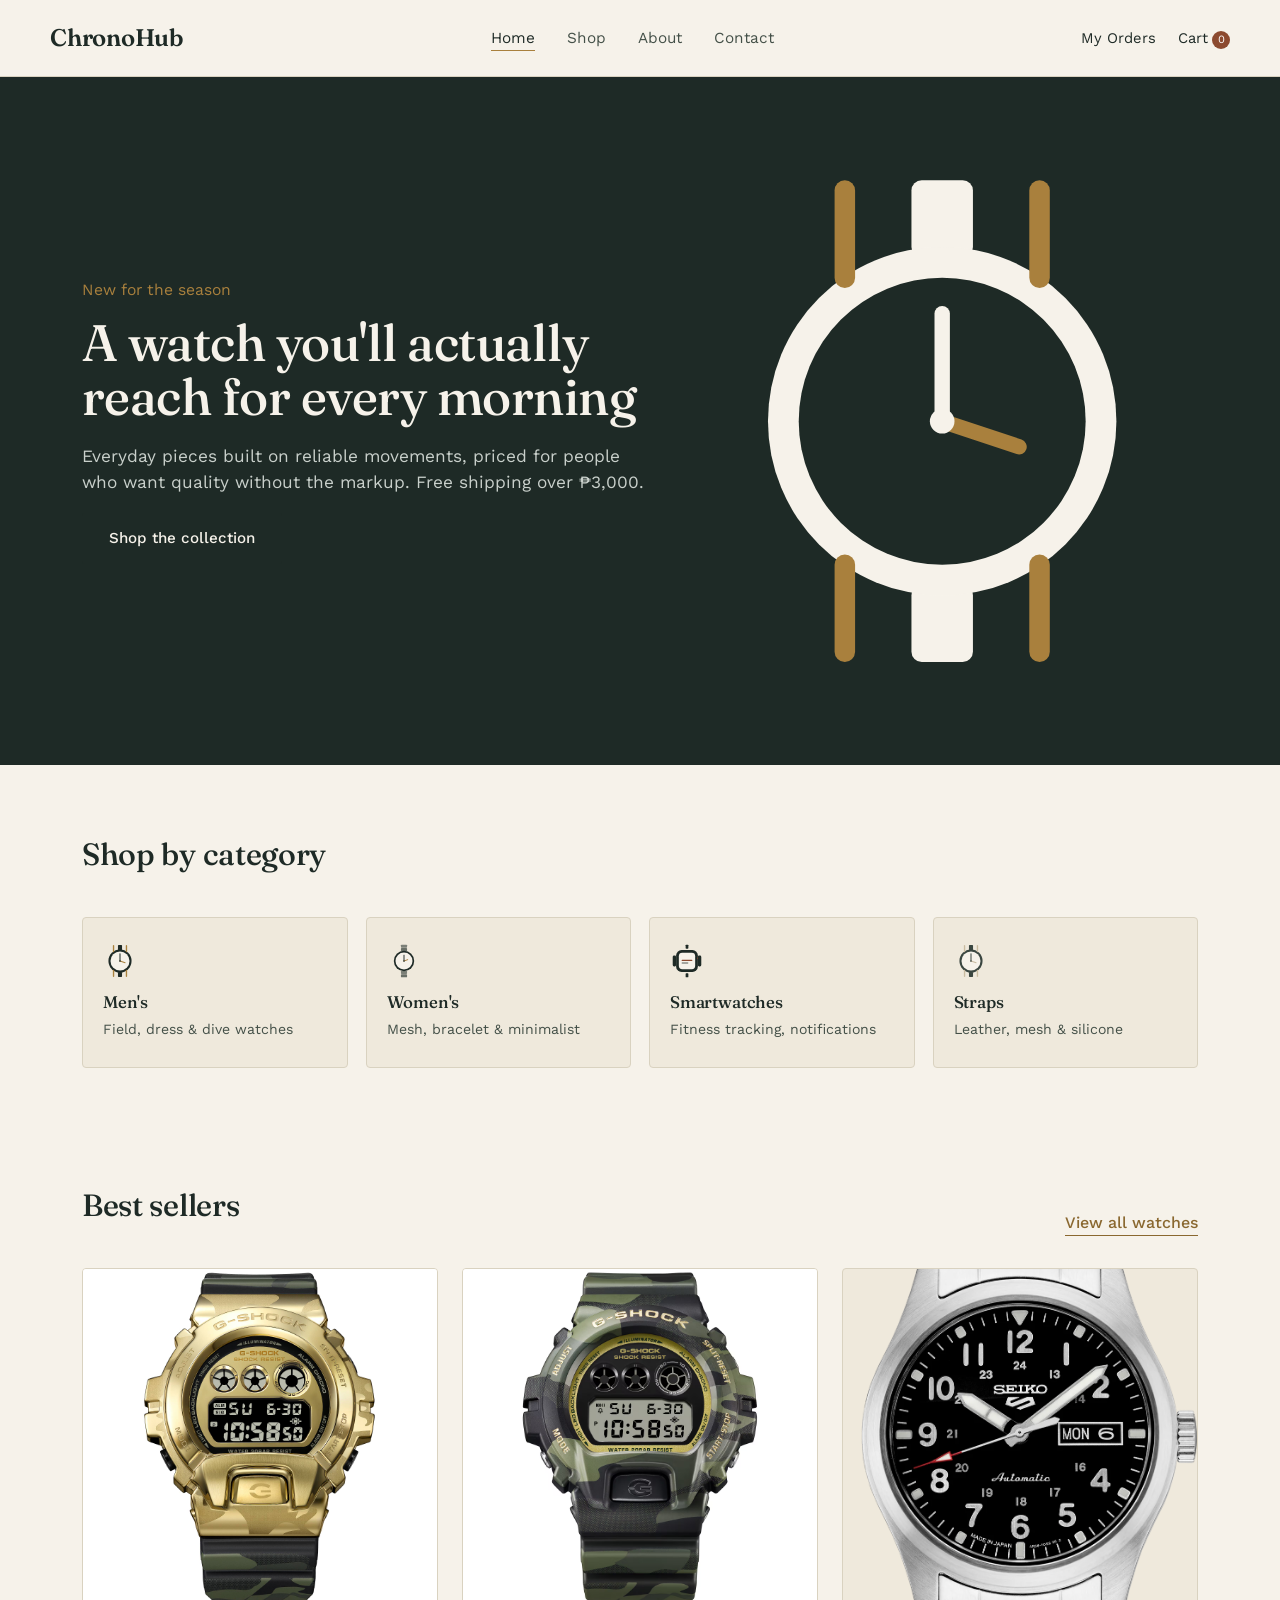
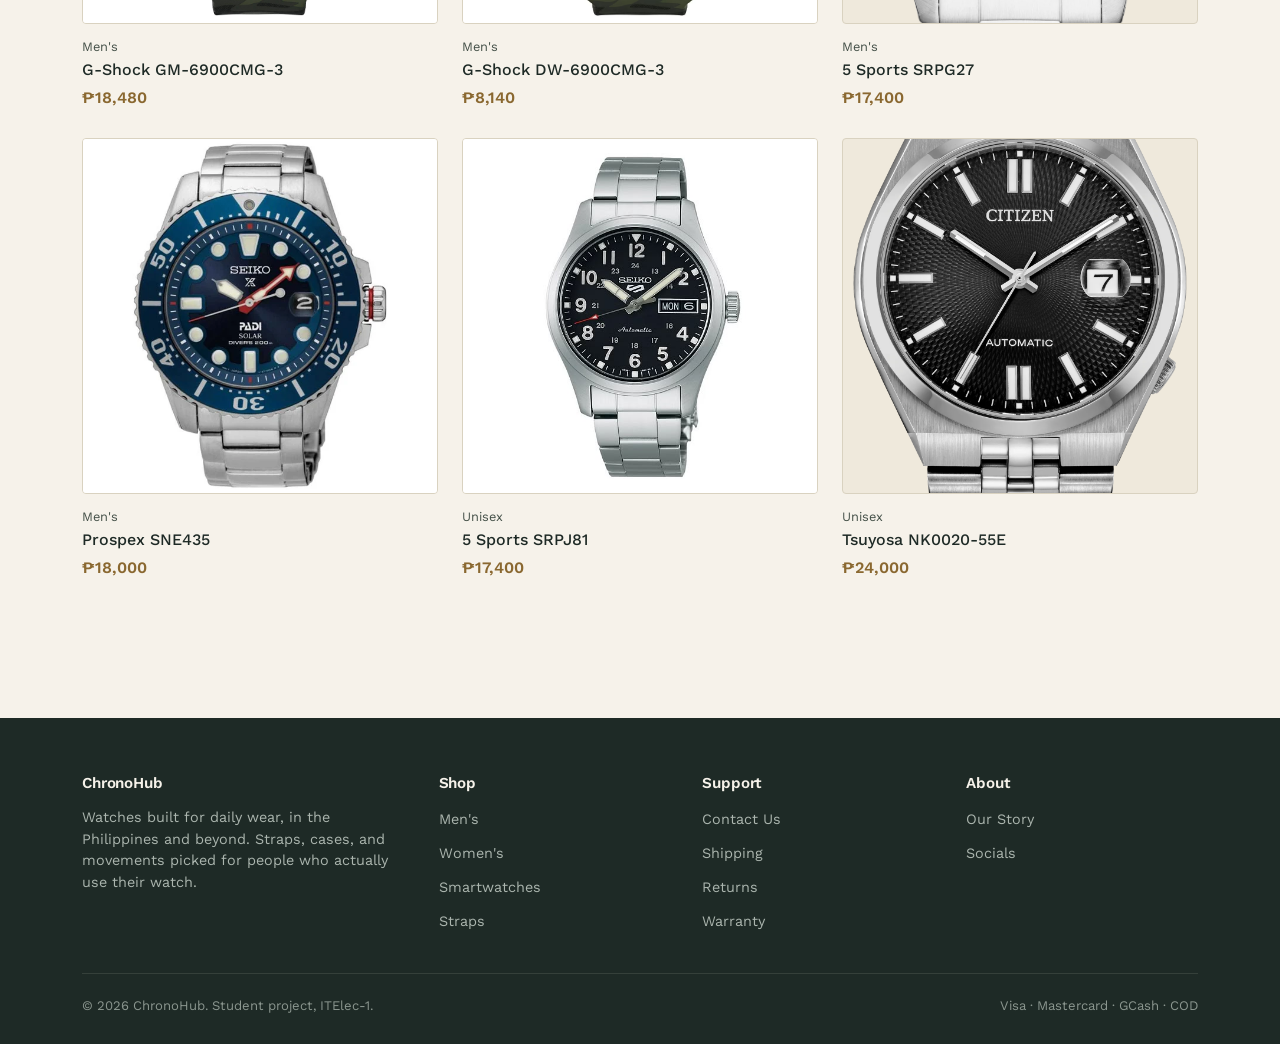
<file: index.html>
<!DOCTYPE html>
<html lang="en">
<head>
<meta charset="UTF-8">
<meta name="viewport" content="width=device-width, initial-scale=1.0">
<title>Home – ChronoHub</title>
<link rel="preconnect" href="https://fonts.googleapis.com">
<link rel="preconnect" href="https://fonts.gstatic.com" crossorigin>
<link rel="stylesheet" href="css/main.css">
</head>
<body>
<header class="site-header">
  <div class="wrap nav-row">
    <a href="index.html" class="logo">ChronoHub</a>
    <ul class="nav-links">
      <li><a class="active" href="index.html">Home</a></li>
      <li><a href="shop.html">Shop</a></li>
      <li><a href="about.html">About</a></li>
      <li><a href="contact.html">Contact</a></li>
    </ul>
    <div class="nav-icons">
      <a href="orders.html">My Orders</a>
      <a href="cart.html">Cart<span class="cart-count">0</span></a>
      <button class="hamburger" id="navToggle" aria-label="Menu" aria-expanded="false"><span></span><span></span><span></span></button>
    </div>
  </div>
</header>
<section class="hero section-tight">
  <div class="wrap hero-grid">
    <div class="hero-copy">
      <span class="hero-tag">New for the season</span>
      <h1>A watch you'll actually reach for every morning</h1>
      <p>Everyday pieces built on reliable movements, priced for people who want quality without the markup. Free shipping over ₱3,000.</p>
      <a href="shop.html" class="btn btn-primary">Shop the collection</a>
    </div>
    <div class="hero-art">
      <svg viewBox="0 0 100 100" xmlns="http://www.w3.org/2000/svg">
  <rect x="44" y="3" width="12" height="15" rx="2" fill="#F6F2EA"/>
  <rect x="44" y="82" width="12" height="15" rx="2" fill="#F6F2EA"/>
  <circle cx="50" cy="50" r="34" fill="#F6F2EA"/>
  <circle cx="50" cy="50" r="28" fill="#1E2A26"/>
  <line x1="50" y1="50" x2="50" y2="29" stroke="#F6F2EA" stroke-width="3" stroke-linecap="round"/>
  <line x1="50" y1="50" x2="65" y2="55" stroke="#A9803D" stroke-width="3" stroke-linecap="round"/>
  <circle cx="50" cy="50" r="2.4" fill="#F6F2EA"/>
  <rect x="29" y="3" width="4" height="21" rx="2" fill="#A9803D"/>
  <rect x="67" y="3" width="4" height="21" rx="2" fill="#A9803D"/>
  <rect x="29" y="76" width="4" height="21" rx="2" fill="#A9803D"/>
  <rect x="67" y="76" width="4" height="21" rx="2" fill="#A9803D"/>
</svg>
    </div>
  </div>
</section>

<section>
  <div class="wrap">
    <div class="section-head">
      <h2>Shop by category</h2>
    </div>
    <div class="cat-grid">
      <a class="cat-tile" href="shop.html?category=Men's">
        <div class="cat-icon"><svg viewBox="0 0 100 100" xmlns="http://www.w3.org/2000/svg">
  <rect x="44" y="3" width="12" height="15" rx="2" fill="#1E2A26"/>
  <rect x="44" y="82" width="12" height="15" rx="2" fill="#1E2A26"/>
  <circle cx="50" cy="50" r="34" fill="#1E2A26"/>
  <circle cx="50" cy="50" r="28" fill="#F6F2EA"/>
  <line x1="50" y1="50" x2="50" y2="29" stroke="#1E2A26" stroke-width="3" stroke-linecap="round"/>
  <line x1="50" y1="50" x2="65" y2="55" stroke="#A9803D" stroke-width="3" stroke-linecap="round"/>
  <circle cx="50" cy="50" r="2.4" fill="#1E2A26"/>
  <rect x="29" y="3" width="4" height="21" rx="2" fill="#A9803D"/>
  <rect x="67" y="3" width="4" height="21" rx="2" fill="#A9803D"/>
  <rect x="29" y="76" width="4" height="21" rx="2" fill="#A9803D"/>
  <rect x="67" y="76" width="4" height="21" rx="2" fill="#A9803D"/>
</svg></div>
        <h3>Men's</h3>
        <span>Field, dress & dive watches</span>
      </a>
      <a class="cat-tile" href="shop.html?category=Women's">
        <div class="cat-icon"><svg viewBox="0 0 100 100" xmlns="http://www.w3.org/2000/svg">
  <rect x="41" y="2" width="18" height="9" rx="2" fill="#1E2A26" opacity="0.55"/><rect x="41" y="12" width="18" height="9" rx="2" fill="#1E2A26" opacity="0.64"/>
  <rect x="41" y="79" width="18" height="9" rx="2" fill="#1E2A26" opacity="0.55"/><rect x="41" y="89" width="18" height="9" rx="2" fill="#1E2A26" opacity="0.64"/>
  <circle cx="50" cy="50" r="30" fill="#1E2A26"/>
  <circle cx="50" cy="50" r="25" fill="#F6F2EA"/>
  <line x1="50" y1="50" x2="50" y2="33" stroke="#1E2A26" stroke-width="2.8" stroke-linecap="round"/>
  <line x1="50" y1="50" x2="61" y2="46" stroke="#A9803D" stroke-width="2.8" stroke-linecap="round"/>
  <circle cx="50" cy="50" r="2.2" fill="#1E2A26"/>
</svg></div>
        <h3>Women's</h3>
        <span>Mesh, bracelet & minimalist</span>
      </a>
      <a class="cat-tile" href="shop.html?category=Smartwatch">
        <div class="cat-icon"><svg viewBox="0 0 100 100" xmlns="http://www.w3.org/2000/svg">
  <rect x="46" y="2" width="8" height="12" rx="2" fill="#1E2A26"/>
  <rect x="46" y="86" width="8" height="12" rx="2" fill="#1E2A26"/>
  <rect x="18" y="18" width="64" height="64" rx="16" fill="#1E2A26"/>
  <rect x="26" y="26" width="48" height="48" rx="10" fill="#F6F2EA"/>
  <rect x="34" y="46" width="32" height="4" rx="2" fill="#8C4A2F"/>
  <rect x="34" y="54" width="20" height="4" rx="2" fill="#1E2A26" opacity="0.5"/>
  <circle cx="83" cy="42" r="3.2" fill="#8C4A2F"/>
  <rect x="8" y="34" width="10" height="32" rx="4" fill="#1E2A26"/>
  <rect x="82" y="34" width="10" height="32" rx="4" fill="#1E2A26"/>
</svg></div>
        <h3>Smartwatches</h3>
        <span>Fitness tracking, notifications</span>
      </a>
      <a class="cat-tile" href="shop.html?category=Accessory">
        <div class="cat-icon"><svg viewBox="0 0 100 100" xmlns="http://www.w3.org/2000/svg">
  <rect x="44" y="3" width="12" height="15" rx="2" fill="#3A4640"/>
  <rect x="44" y="82" width="12" height="15" rx="2" fill="#3A4640"/>
  <circle cx="50" cy="50" r="34" fill="#3A4640"/>
  <circle cx="50" cy="50" r="28" fill="#F6F2EA"/>
  <line x1="50" y1="50" x2="50" y2="29" stroke="#3A4640" stroke-width="3" stroke-linecap="round"/>
  <line x1="50" y1="50" x2="65" y2="55" stroke="#C9BBA0" stroke-width="3" stroke-linecap="round"/>
  <circle cx="50" cy="50" r="2.4" fill="#3A4640"/>
  <rect x="29" y="3" width="4" height="21" rx="2" fill="#C9BBA0"/>
  <rect x="67" y="3" width="4" height="21" rx="2" fill="#C9BBA0"/>
  <rect x="29" y="76" width="4" height="21" rx="2" fill="#C9BBA0"/>
  <rect x="67" y="76" width="4" height="21" rx="2" fill="#C9BBA0"/>
</svg></div>
        <h3>Straps</h3>
        <span>Leather, mesh & silicone</span>
      </a>
    </div>
  </div>
</section>

<section class="section-tight">
  <div class="wrap">
    <div class="section-head">
      <h2>Best sellers</h2>
      <a href="shop.html" class="btn-text">View all watches</a>
    </div>
    <div id="best-sellers-grid" class="product-grid"></div>
  </div>
</section>
<footer class="site-footer">
  <div class="wrap">
    <div class="footer-grid">
      <div>
        <h3>ChronoHub</h3>
        <p>Watches built for daily wear, in the Philippines and beyond. Straps, cases, and movements picked for people who actually use their watch.</p>
      </div>
      <div>
        <h3>Shop</h3>
        <ul class="footer-links">
          <li><a href="shop.html?category=Men's">Men's</a></li>
          <li><a href="shop.html?category=Women's">Women's</a></li>
          <li><a href="shop.html?category=Smartwatch">Smartwatches</a></li>
          <li><a href="shop.html?category=Accessory">Straps</a></li>
        </ul>
      </div>
      <div>
        <h3>Support</h3>
        <ul class="footer-links">
          <li><a href="contact.html">Contact Us</a></li>
          <li><a href="#">Shipping</a></li>
          <li><a href="#">Returns</a></li>
          <li><a href="#">Warranty</a></li>
        </ul>
      </div>
      <div>
        <h3>About</h3>
        <ul class="footer-links">
          <li><a href="about.html">Our Story</a></li>
          <li><a href="#">Socials</a></li>
        </ul>
      </div>
    </div>
    <div class="footer-bottom">
      <span>© 2026 ChronoHub. Student project, ITElec-1.</span>
      <span>Visa · Mastercard · GCash · COD</span>
    </div>
  </div>
</footer>
<script src="js/products.js"></script>
<script src="js/cart.js"></script>
<script src="js/orders.js"></script>
<script src="js/render.js"></script>
<script src="js/main.js"></script>
</body>
</html>
</file>
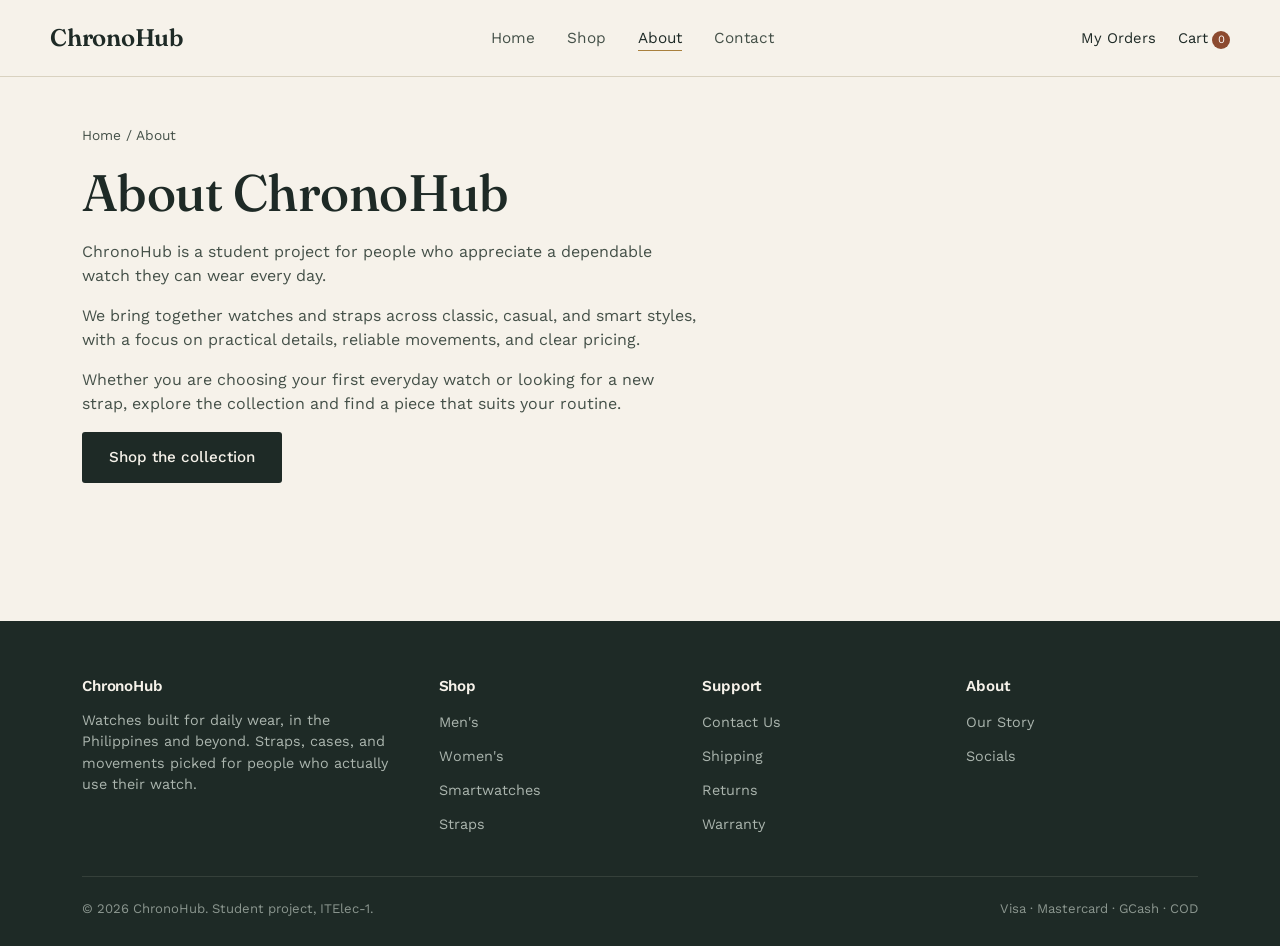
<file: about.html>
<!DOCTYPE html>
<html lang="en">
<head>
<meta charset="UTF-8">
<meta name="viewport" content="width=device-width, initial-scale=1.0">
<title>About – ChronoHub</title>
<link rel="preconnect" href="https://fonts.googleapis.com">
<link rel="preconnect" href="https://fonts.gstatic.com" crossorigin>
<link rel="stylesheet" href="css/main.css">
</head>
<body>
<header class="site-header">
  <div class="wrap nav-row">
    <a href="index.html" class="logo">ChronoHub</a>
    <ul class="nav-links">
      <li><a href="index.html">Home</a></li>
      <li><a href="shop.html">Shop</a></li>
      <li><a class="active" href="about.html">About</a></li>
      <li><a href="contact.html">Contact</a></li>
    </ul>
    <div class="nav-icons">
      <a href="orders.html">My Orders</a>
      <a href="cart.html">Cart<span class="cart-count">0</span></a>
      <button class="hamburger" id="navToggle" aria-label="Menu" aria-expanded="false"><span></span><span></span><span></span></button>
    </div>
  </div>
</header>
<section class="section-tight">
  <div class="wrap">
    <div class="breadcrumb"><a href="index.html">Home</a> / About</div>
    <h1>About ChronoHub</h1>
    <p>ChronoHub is a student project for people who appreciate a dependable watch they can wear every day.</p>
    <p>We bring together watches and straps across classic, casual, and smart styles, with a focus on practical details, reliable movements, and clear pricing.</p>
    <p>Whether you are choosing your first everyday watch or looking for a new strap, explore the collection and find a piece that suits your routine.</p>
    <a href="shop.html" class="btn btn-primary">Shop the collection</a>
  </div>
</section>
<footer class="site-footer">
  <div class="wrap">
    <div class="footer-grid">
      <div><h3>ChronoHub</h3><p>Watches built for daily wear, in the Philippines and beyond. Straps, cases, and movements picked for people who actually use their watch.</p></div>
      <div><h3>Shop</h3><ul class="footer-links"><li><a href="shop.html?category=Men's">Men's</a></li><li><a href="shop.html?category=Women's">Women's</a></li><li><a href="shop.html?category=Smartwatch">Smartwatches</a></li><li><a href="shop.html?category=Accessory">Straps</a></li></ul></div>
      <div><h3>Support</h3><ul class="footer-links"><li><a href="contact.html">Contact Us</a></li><li><a href="#">Shipping</a></li><li><a href="#">Returns</a></li><li><a href="#">Warranty</a></li></ul></div>
      <div><h3>About</h3><ul class="footer-links"><li><a href="about.html">Our Story</a></li><li><a href="#">Socials</a></li></ul></div>
    </div>
    <div class="footer-bottom"><span>© 2026 ChronoHub. Student project, ITElec-1.</span><span>Visa · Mastercard · GCash · COD</span></div>
  </div>
</footer>
<script src="js/main.js"></script>
</body>
</html>
</file>
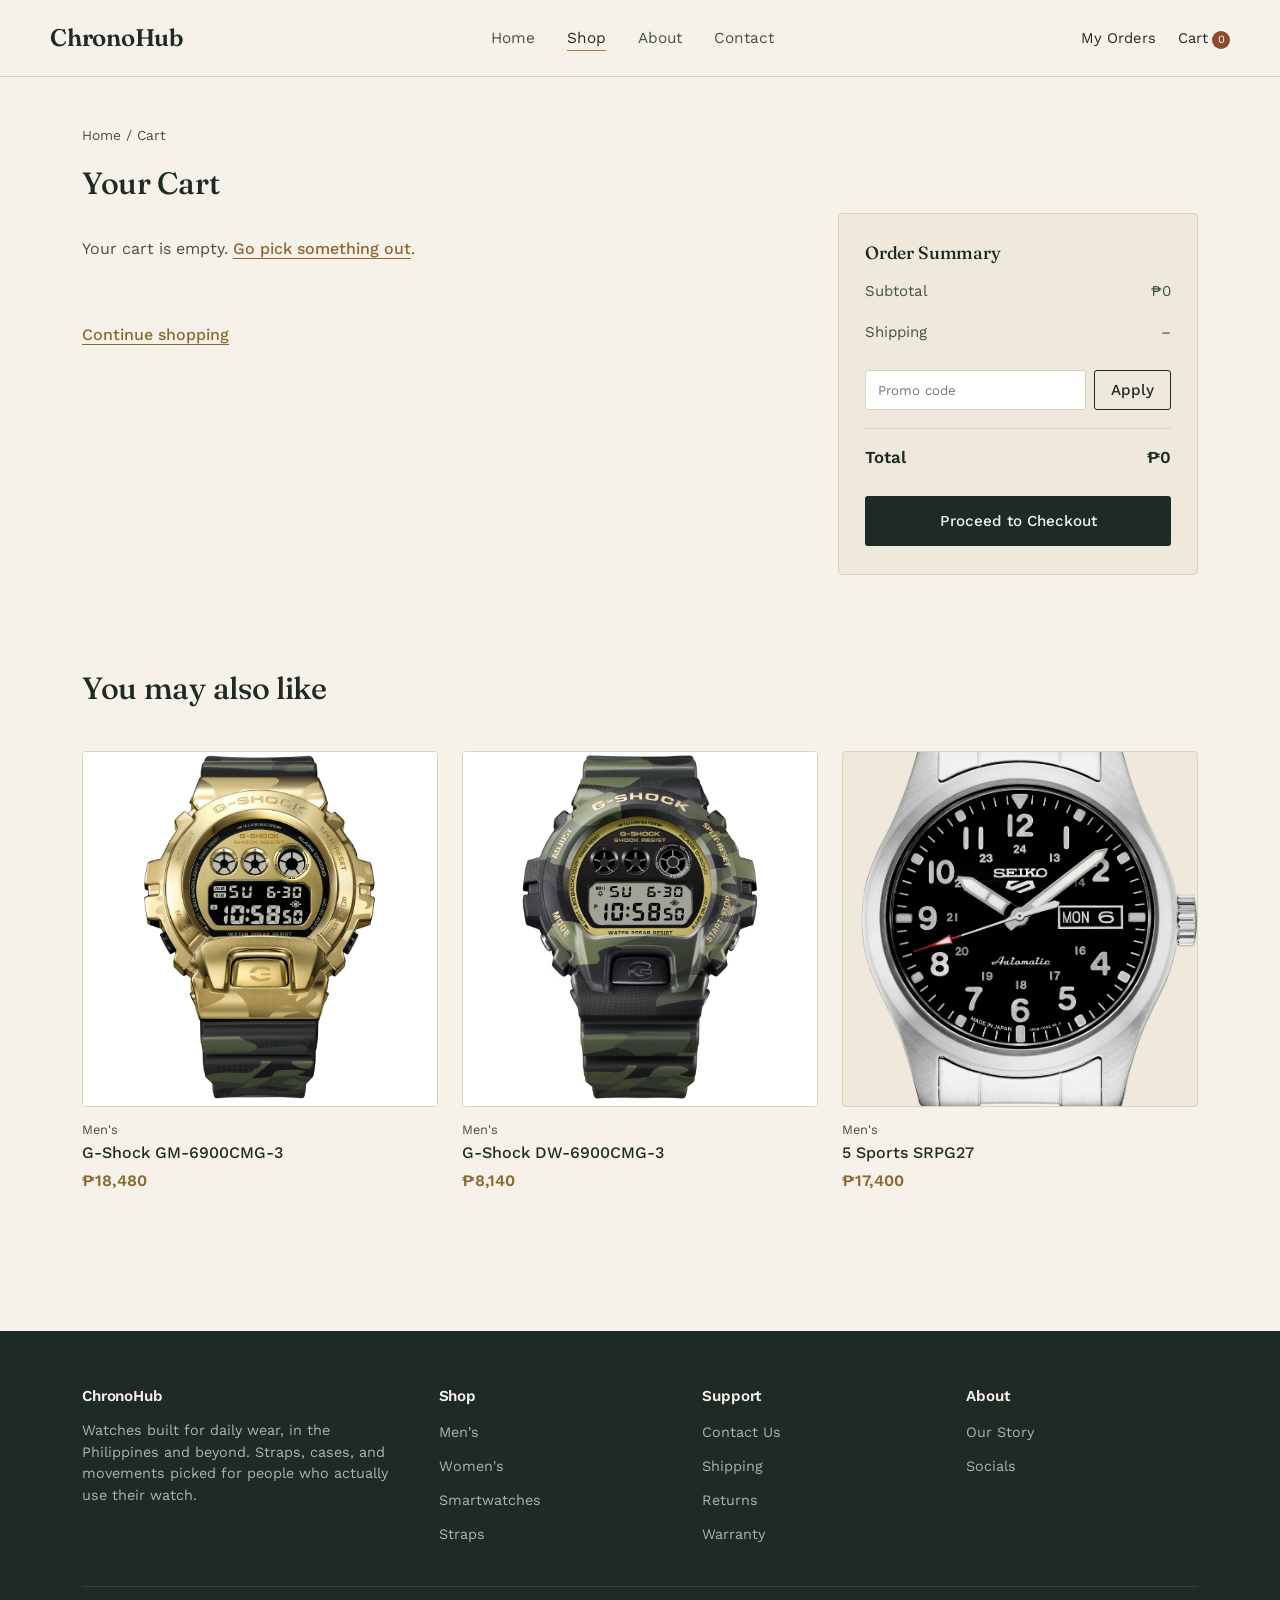
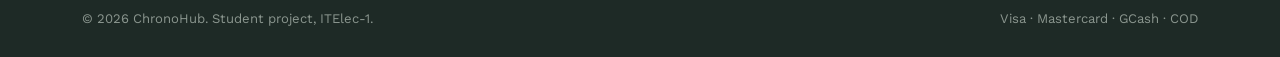
<file: cart.html>
<!DOCTYPE html>
<html lang="en">
<head>
<meta charset="UTF-8">
<meta name="viewport" content="width=device-width, initial-scale=1.0">
<title>Your Cart – ChronoHub</title>
<link rel="preconnect" href="https://fonts.googleapis.com">
<link rel="preconnect" href="https://fonts.gstatic.com" crossorigin>
<link rel="stylesheet" href="css/main.css">
</head>
<body>
<header class="site-header">
  <div class="wrap nav-row">
    <a href="index.html" class="logo">ChronoHub</a>
    <ul class="nav-links">
      <li><a href="index.html">Home</a></li>
      <li><a class="active" href="shop.html">Shop</a></li>
      <li><a href="about.html">About</a></li>
      <li><a href="contact.html">Contact</a></li>
    </ul>
    <div class="nav-icons">
      <a href="orders.html">My Orders</a>
      <a href="cart.html">Cart<span class="cart-count">0</span></a>
      <button class="hamburger" id="navToggle" aria-label="Menu" aria-expanded="false"><span></span><span></span><span></span></button>
    </div>
  </div>
</header>
<section class="section-tight">
  <div class="wrap">
    <div class="breadcrumb"><a href="index.html">Home</a> / Cart</div>
    <h2>Your Cart</h2>

    <div class="cart-layout">
      <div>
        <div id="cart-lines"></div>
        <p id="cart-empty" style="display:none;color:var(--ink-soft);padding:24px 0;">Your cart is empty. <a href="shop.html" class="btn-text">Go pick something out</a>.</p>
        <div style="padding-top:22px;">
          <a href="shop.html" class="btn-text">Continue shopping</a>
        </div>
      </div>

      <div class="summary-card">
        <h3 style="font-size:1.1rem;">Order Summary</h3>
        <div class="summary-row"><span>Subtotal</span><span id="cart-subtotal"></span></div>
        <div class="summary-row discount-row" id="cart-discount-row" style="display:none;"><span>Discount</span><span id="cart-discount"></span></div>
        <div class="summary-row"><span>Shipping</span><span id="cart-shipping"></span></div>
        <div class="promo-row">
          <input type="text" id="promo-input" placeholder="Promo code">
          <button type="button" id="promo-apply" class="btn btn-outline" style="padding:10px 16px;">Apply</button>
        </div>
        <div id="promo-msg" class="promo-msg"></div>
        <div class="summary-row total"><span>Total</span><span id="cart-total"></span></div>
        <a href="checkout.html" id="cart-checkout-link" class="btn btn-primary btn-block" style="margin-top:16px;">Proceed to Checkout</a>
      </div>
    </div>
  </div>
</section>

<section class="section-tight">
  <div class="wrap">
    <div class="section-head"><h2>You may also like</h2></div>
    <div id="cart-suggestions" class="product-grid"></div>
  </div>
</section>
<footer class="site-footer">
  <div class="wrap">
    <div class="footer-grid">
      <div>
        <h3>ChronoHub</h3>
        <p>Watches built for daily wear, in the Philippines and beyond. Straps, cases, and movements picked for people who actually use their watch.</p>
      </div>
      <div>
        <h3>Shop</h3>
        <ul class="footer-links">
          <li><a href="shop.html?category=Men's">Men's</a></li>
          <li><a href="shop.html?category=Women's">Women's</a></li>
          <li><a href="shop.html?category=Smartwatch">Smartwatches</a></li>
          <li><a href="shop.html?category=Accessory">Straps</a></li>
        </ul>
      </div>
      <div>
        <h3>Support</h3>
        <ul class="footer-links">
          <li><a href="contact.html">Contact Us</a></li>
          <li><a href="#">Shipping</a></li>
          <li><a href="#">Returns</a></li>
          <li><a href="#">Warranty</a></li>
        </ul>
      </div>
      <div>
        <h3>About</h3>
        <ul class="footer-links">
          <li><a href="about.html">Our Story</a></li>
          <li><a href="#">Socials</a></li>
        </ul>
      </div>
    </div>
    <div class="footer-bottom">
      <span>© 2026 ChronoHub. Student project, ITElec-1.</span>
      <span>Visa · Mastercard · GCash · COD</span>
    </div>
  </div>
</footer>
<script src="js/products.js"></script>
<script src="js/cart.js"></script>
<script src="js/orders.js"></script>
<script src="js/render.js"></script>
<script src="js/main.js"></script>
</body>
</html>
</file>
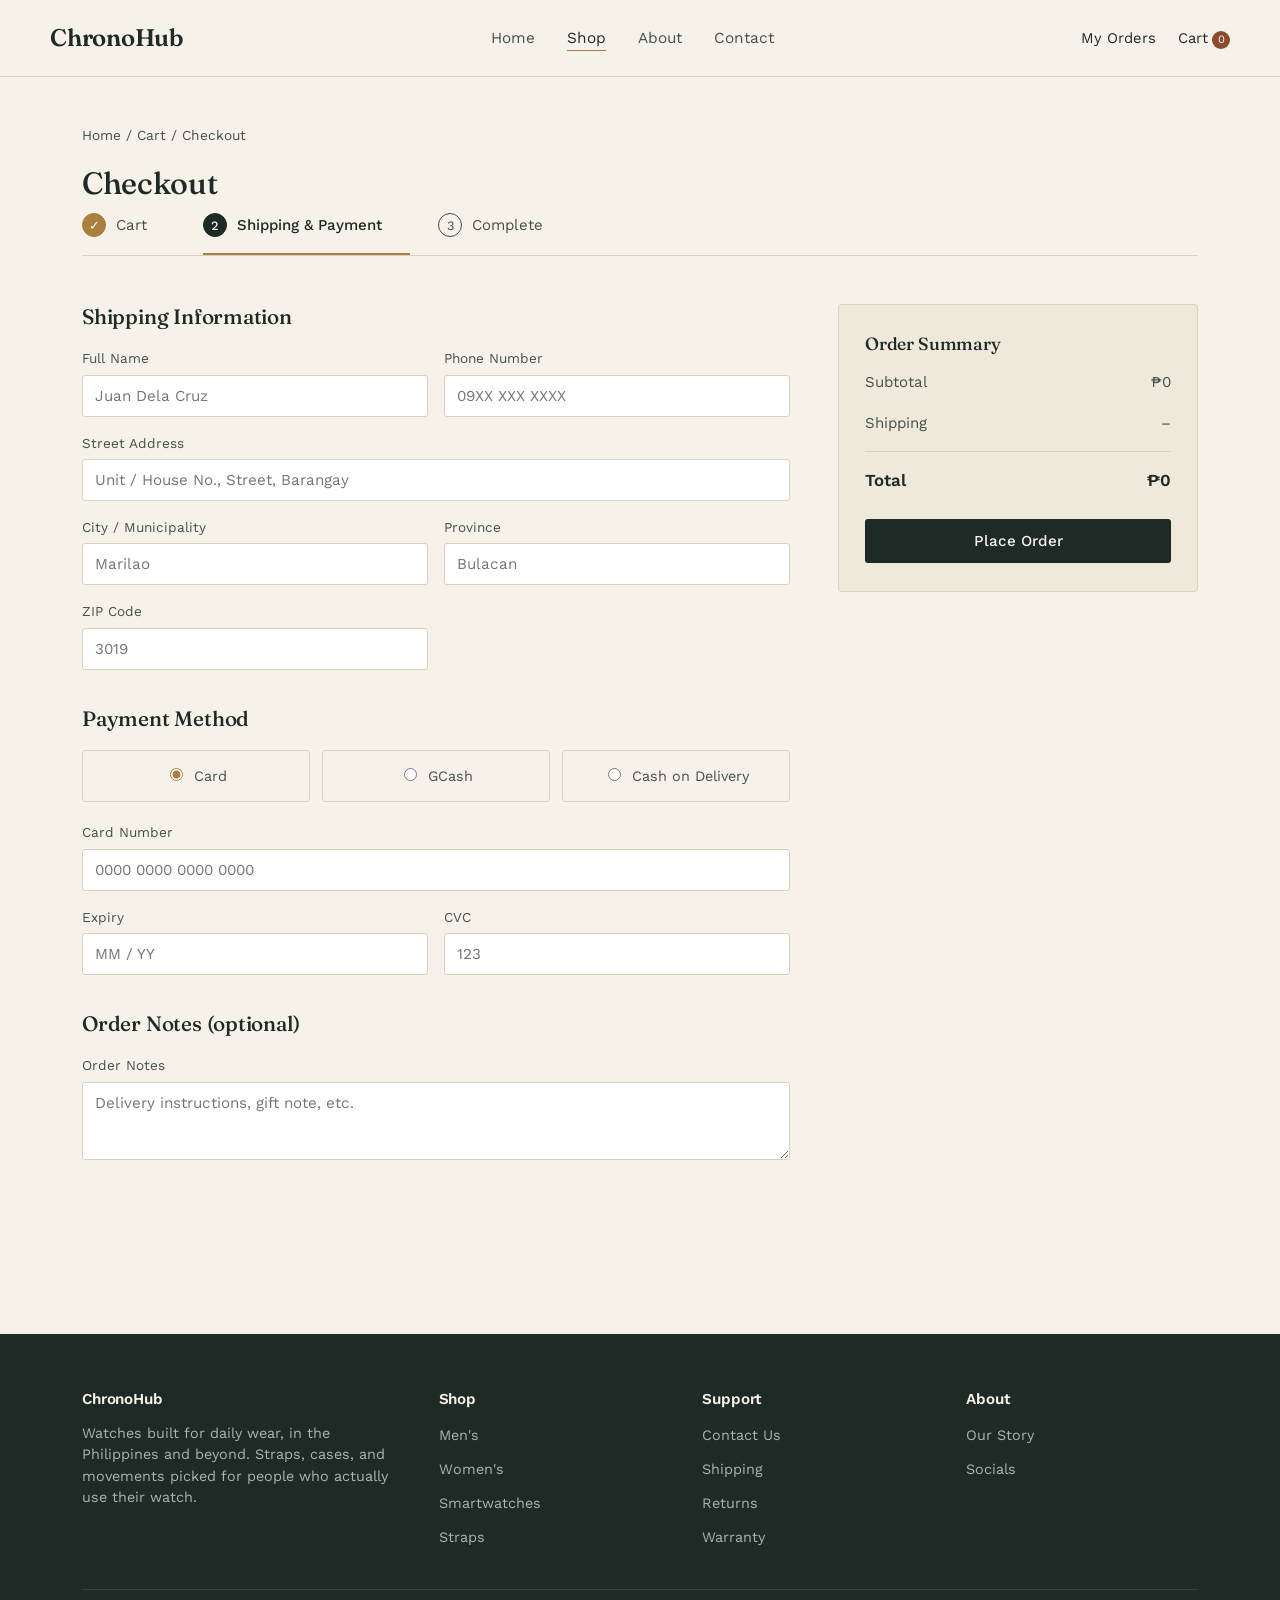
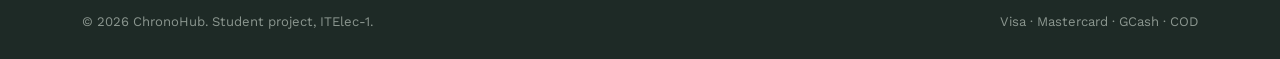
<file: checkout.html>
<!DOCTYPE html>
<html lang="en">
<head>
<meta charset="UTF-8">
<meta name="viewport" content="width=device-width, initial-scale=1.0">
<title>Checkout – ChronoHub</title>
<link rel="preconnect" href="https://fonts.googleapis.com">
<link rel="preconnect" href="https://fonts.gstatic.com" crossorigin>
<link rel="stylesheet" href="css/main.css">
</head>
<body>
<header class="site-header">
  <div class="wrap nav-row">
    <a href="index.html" class="logo">ChronoHub</a>
    <ul class="nav-links">
      <li><a href="index.html">Home</a></li>
      <li><a class="active" href="shop.html">Shop</a></li>
      <li><a href="about.html">About</a></li>
      <li><a href="contact.html">Contact</a></li>
    </ul>
    <div class="nav-icons">
      <a href="orders.html">My Orders</a>
      <a href="cart.html">Cart<span class="cart-count">0</span></a>
      <button class="hamburger" id="navToggle" aria-label="Menu" aria-expanded="false"><span></span><span></span><span></span></button>
    </div>
  </div>
</header>
<section class="section-tight">
  <div class="wrap">
    <div class="breadcrumb"><a href="index.html">Home</a> / <a href="cart.html">Cart</a> / Checkout</div>
    <h2>Checkout</h2>

    <div class="steps-row">
      <div class="step done"><span class="num">✓</span> Cart</div>
      <div class="step active"><span class="num">2</span> Shipping & Payment</div>
      <div class="step"><span class="num">3</span> Complete</div>
    </div>

    <div class="checkout-layout">
      <div>
        <div class="form-block">
          <h3>Shipping Information</h3>
          <div class="field-row">
            <div class="field"><label for="checkout-name">Full Name</label><input type="text" id="checkout-name" placeholder="Juan Dela Cruz"><span class="field-error">This field is required.</span></div>
            <div class="field"><label for="checkout-phone">Phone Number</label><input type="text" id="checkout-phone" placeholder="09XX XXX XXXX"><span class="field-error">This field is required.</span></div>
          </div>
          <div class="field-row">
            <div class="field full"><label for="checkout-address">Street Address</label><input type="text" id="checkout-address" placeholder="Unit / House No., Street, Barangay"><span class="field-error">This field is required.</span></div>
          </div>
          <div class="field-row">
            <div class="field"><label for="checkout-city">City / Municipality</label><input type="text" id="checkout-city" placeholder="Marilao"><span class="field-error">This field is required.</span></div>
            <div class="field"><label for="checkout-province">Province</label><input type="text" id="checkout-province" placeholder="Bulacan"><span class="field-error">This field is required.</span></div>
          </div>
          <div class="field-row">
            <div class="field"><label for="checkout-zip">ZIP Code</label><input type="text" id="checkout-zip" placeholder="3019"><span class="field-error">This field is required.</span></div>
          </div>
        </div>

        <div class="form-block">
          <h3>Payment Method</h3>
          <div class="pay-method">
            <label><input type="radio" name="pay" value="Card" checked> Card</label>
            <label><input type="radio" name="pay" value="GCash"> GCash</label>
            <label><input type="radio" name="pay" value="Cash on Delivery"> Cash on Delivery</label>
          </div>
          <div id="card-fields">
          <div class="field-row">
            <div class="field full"><label for="checkout-card-number">Card Number</label><input type="text" id="checkout-card-number" placeholder="0000 0000 0000 0000"><span class="field-error">This field is required.</span></div>
          </div>
          <div class="field-row">
            <div class="field"><label for="checkout-card-expiry">Expiry</label><input type="text" id="checkout-card-expiry" placeholder="MM / YY"><span class="field-error">This field is required.</span></div>
            <div class="field"><label for="checkout-card-cvc">CVC</label><input type="text" id="checkout-card-cvc" placeholder="123"><span class="field-error">This field is required.</span></div>
          </div>
          </div>
          <div id="gcash-fields" style="display:none;">
            <div class="field-row">
              <div class="field full"><label for="checkout-gcash-number">GCash Mobile Number</label><input type="text" id="checkout-gcash-number" placeholder="09XX XXX XXXX"><span class="field-error">This field is required.</span></div>
            </div>
          </div>
        </div>

        <div class="form-block">
          <h3>Order Notes (optional)</h3>
          <div class="field-row">
            <div class="field full"><label for="checkout-notes">Order Notes</label><textarea id="checkout-notes" rows="3" placeholder="Delivery instructions, gift note, etc."></textarea></div>
          </div>
        </div>
      </div>

      <div class="summary-card">
        <h3 style="font-size:1.1rem;">Order Summary</h3>
        <div id="checkout-lines"></div>
        <div class="summary-row"><span>Subtotal</span><span id="checkout-subtotal"></span></div>
        <div class="summary-row discount-row" id="checkout-discount-row" style="display:none;"><span>Discount</span><span id="checkout-discount"></span></div>
        <div class="summary-row"><span>Shipping</span><span id="checkout-shipping"></span></div>
        <div class="summary-row total"><span>Total</span><span id="checkout-total"></span></div>
        <button type="button" id="place-order-btn" class="btn btn-primary btn-block" style="margin-top:16px; border:none;">Place Order</button>
      </div>
    </div>
  </div>
</section>
<footer class="site-footer">
  <div class="wrap">
    <div class="footer-grid">
      <div>
        <h3>ChronoHub</h3>
        <p>Watches built for daily wear, in the Philippines and beyond. Straps, cases, and movements picked for people who actually use their watch.</p>
      </div>
      <div>
        <h3>Shop</h3>
        <ul class="footer-links">
          <li><a href="shop.html?category=Men's">Men's</a></li>
          <li><a href="shop.html?category=Women's">Women's</a></li>
          <li><a href="shop.html?category=Smartwatch">Smartwatches</a></li>
          <li><a href="shop.html?category=Accessory">Straps</a></li>
        </ul>
      </div>
      <div>
        <h3>Support</h3>
        <ul class="footer-links">
          <li><a href="contact.html">Contact Us</a></li>
          <li><a href="#">Shipping</a></li>
          <li><a href="#">Returns</a></li>
          <li><a href="#">Warranty</a></li>
        </ul>
      </div>
      <div>
        <h3>About</h3>
        <ul class="footer-links">
          <li><a href="about.html">Our Story</a></li>
          <li><a href="#">Socials</a></li>
        </ul>
      </div>
    </div>
    <div class="footer-bottom">
      <span>© 2026 ChronoHub. Student project, ITElec-1.</span>
      <span>Visa · Mastercard · GCash · COD</span>
    </div>
  </div>
</footer>
<script src="js/products.js"></script>
<script src="js/cart.js"></script>
<script src="js/orders.js"></script>
<script src="js/render.js"></script>
<script src="js/main.js"></script>
</body>
</html>
</file>
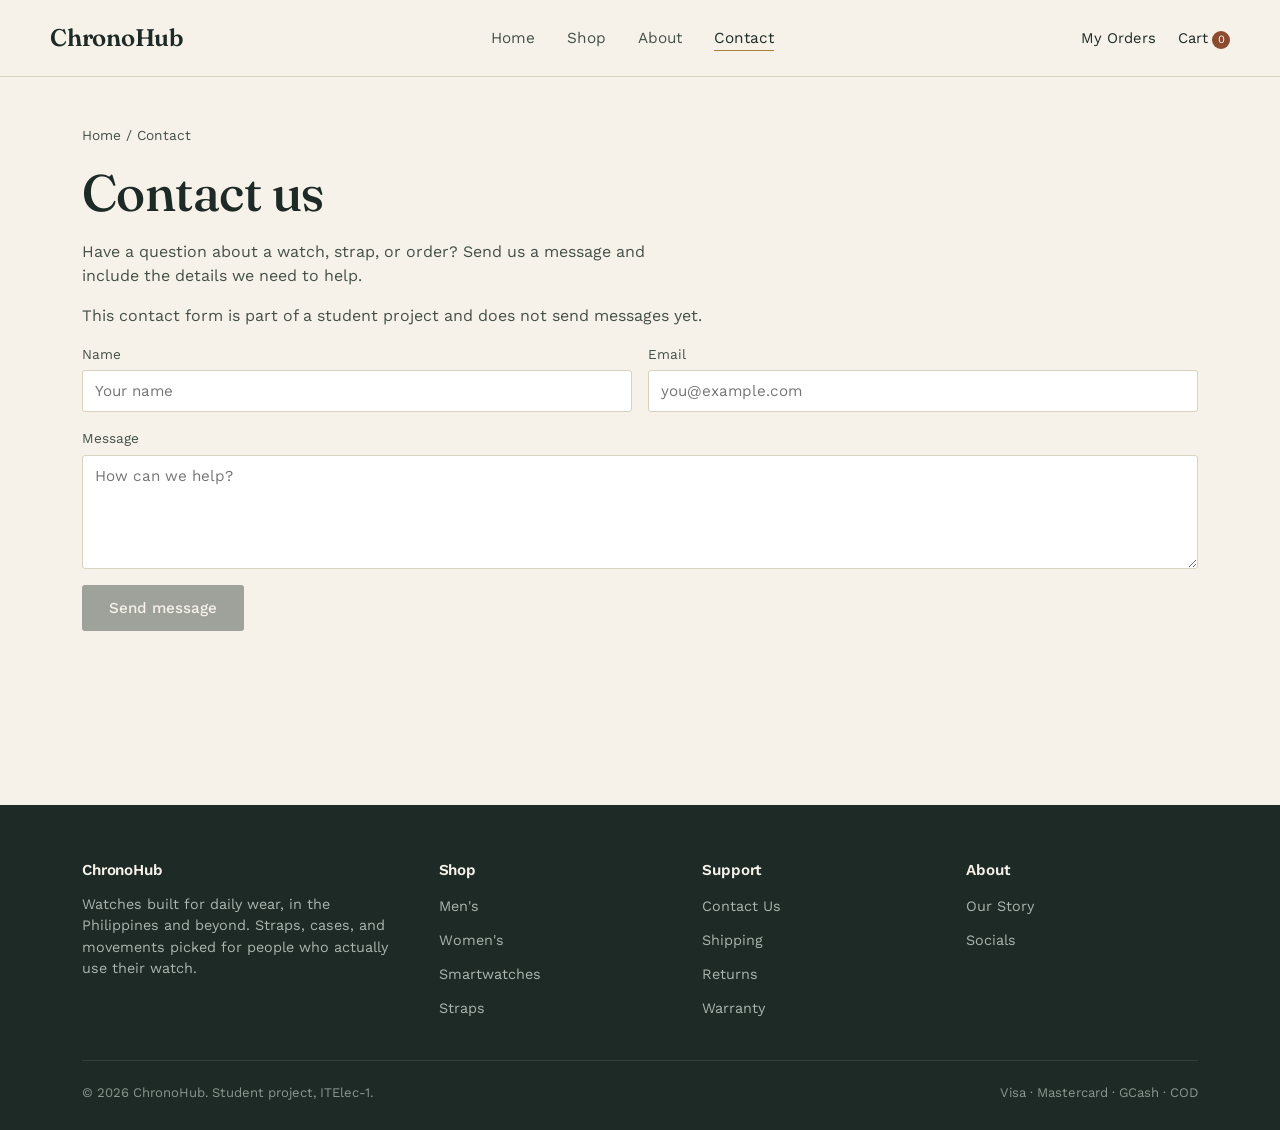
<file: contact.html>
<!DOCTYPE html>
<html lang="en">
<head>
<meta charset="UTF-8">
<meta name="viewport" content="width=device-width, initial-scale=1.0">
<title>Contact – ChronoHub</title>
<link rel="preconnect" href="https://fonts.googleapis.com">
<link rel="preconnect" href="https://fonts.gstatic.com" crossorigin>
<link rel="stylesheet" href="css/main.css">
</head>
<body>
<header class="site-header">
  <div class="wrap nav-row">
    <a href="index.html" class="logo">ChronoHub</a>
    <ul class="nav-links">
      <li><a href="index.html">Home</a></li>
      <li><a href="shop.html">Shop</a></li>
      <li><a href="about.html">About</a></li>
      <li><a class="active" href="contact.html">Contact</a></li>
    </ul>
    <div class="nav-icons">
      <a href="orders.html">My Orders</a>
      <a href="cart.html">Cart<span class="cart-count">0</span></a>
      <button class="hamburger" id="navToggle" aria-label="Menu" aria-expanded="false"><span></span><span></span><span></span></button>
    </div>
  </div>
</header>
<section class="section-tight">
  <div class="wrap">
    <div class="breadcrumb"><a href="index.html">Home</a> / Contact</div>
    <h1>Contact us</h1>
    <p>Have a question about a watch, strap, or order? Send us a message and include the details we need to help.</p>
    <div class="form-block">
      <p>This contact form is part of a student project and does not send messages yet.</p>
      <div class="field-row">
        <div class="field"><label for="contact-name">Name</label><input type="text" id="contact-name" autocomplete="name" placeholder="Your name"></div>
        <div class="field"><label for="contact-email">Email</label><input type="email" id="contact-email" autocomplete="email" placeholder="you@example.com"></div>
      </div>
      <div class="field-row">
        <div class="field full"><label for="contact-message">Message</label><textarea id="contact-message" rows="5" placeholder="How can we help?"></textarea></div>
      </div>
      <button type="button" class="btn btn-primary" disabled>Send message</button>
    </div>
  </div>
</section>
<footer class="site-footer">
  <div class="wrap">
    <div class="footer-grid">
      <div><h3>ChronoHub</h3><p>Watches built for daily wear, in the Philippines and beyond. Straps, cases, and movements picked for people who actually use their watch.</p></div>
      <div><h3>Shop</h3><ul class="footer-links"><li><a href="shop.html?category=Men's">Men's</a></li><li><a href="shop.html?category=Women's">Women's</a></li><li><a href="shop.html?category=Smartwatch">Smartwatches</a></li><li><a href="shop.html?category=Accessory">Straps</a></li></ul></div>
      <div><h3>Support</h3><ul class="footer-links"><li><a href="contact.html">Contact Us</a></li><li><a href="#">Shipping</a></li><li><a href="#">Returns</a></li><li><a href="#">Warranty</a></li></ul></div>
      <div><h3>About</h3><ul class="footer-links"><li><a href="about.html">Our Story</a></li><li><a href="#">Socials</a></li></ul></div>
    </div>
    <div class="footer-bottom"><span>© 2026 ChronoHub. Student project, ITElec-1.</span><span>Visa · Mastercard · GCash · COD</span></div>
  </div>
</footer>
<script src="js/main.js"></script>
</body>
</html>
</file>
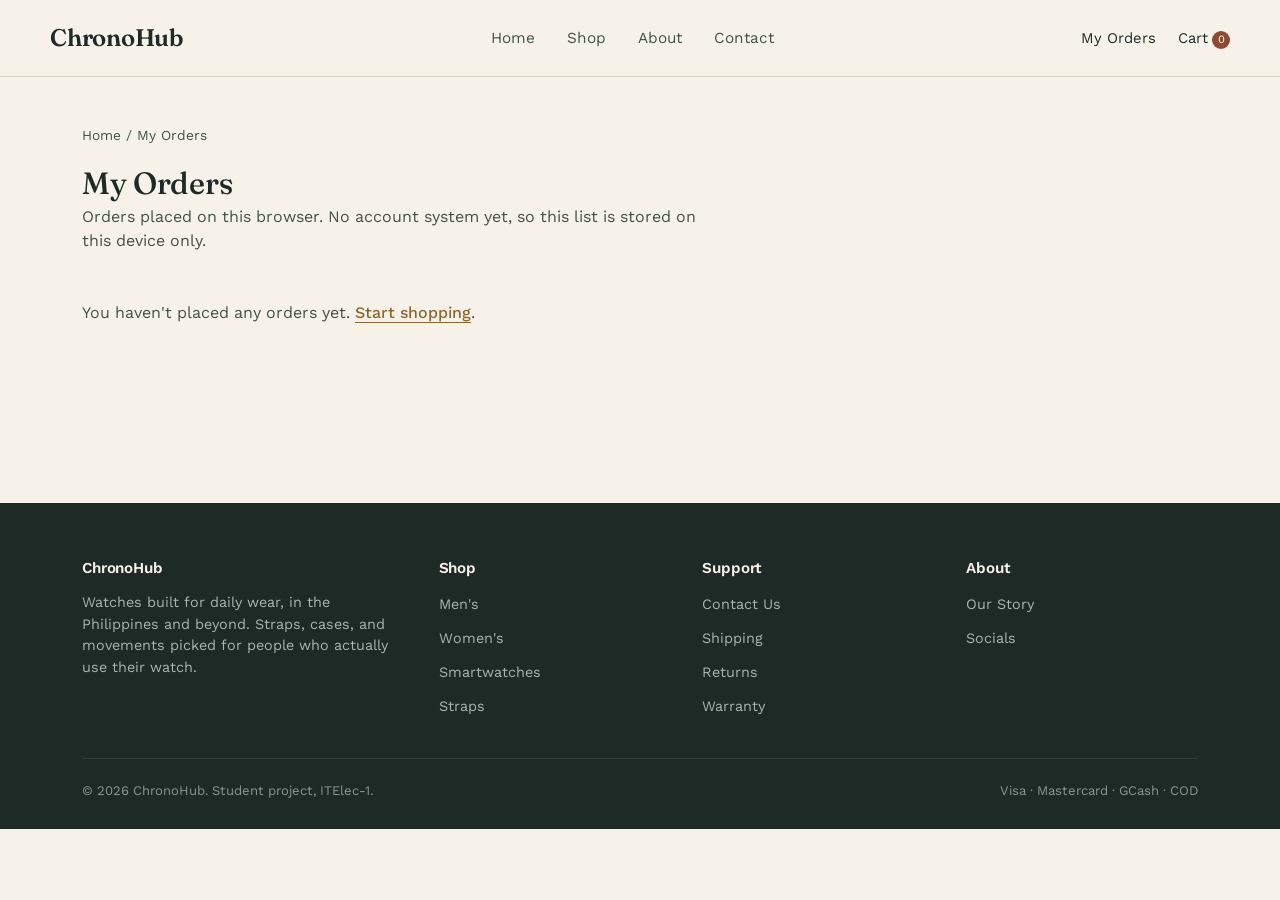
<file: orders.html>
<!DOCTYPE html>
<html lang="en">
<head>
<meta charset="UTF-8">
<meta name="viewport" content="width=device-width, initial-scale=1.0">
<title>My Orders – ChronoHub</title>
<link rel="preconnect" href="https://fonts.googleapis.com">
<link rel="preconnect" href="https://fonts.gstatic.com" crossorigin>
<link rel="stylesheet" href="css/main.css">
</head>
<body>
<header class="site-header">
  <div class="wrap nav-row">
    <a href="index.html" class="logo">ChronoHub</a>
    <ul class="nav-links">
      <li><a href="index.html">Home</a></li>
      <li><a href="shop.html">Shop</a></li>
      <li><a href="about.html">About</a></li>
      <li><a href="contact.html">Contact</a></li>
    </ul>
    <div class="nav-icons">
      <a href="orders.html">My Orders</a>
      <a href="cart.html">Cart<span class="cart-count">0</span></a>
      <button class="hamburger" id="navToggle" aria-label="Menu" aria-expanded="false"><span></span><span></span><span></span></button>
    </div>
  </div>
</header>
<section class="section-tight">
  <div class="wrap">
    <div class="breadcrumb"><a href="index.html">Home</a> / My Orders</div>
    <h2>My Orders</h2>
    <p style="color:var(--ink-soft);margin-top:-8px;">Orders placed on this browser. No account system yet, so this list is stored on this device only.</p>

    <div id="orders-list" style="margin-top:24px;"></div>
    <p id="orders-empty" style="display:none;color:var(--ink-soft);padding:24px 0;">You haven't placed any orders yet. <a href="shop.html" class="btn-text">Start shopping</a>.</p>
  </div>
</section>
<footer class="site-footer">
  <div class="wrap">
    <div class="footer-grid">
      <div>
        <h3>ChronoHub</h3>
        <p>Watches built for daily wear, in the Philippines and beyond. Straps, cases, and movements picked for people who actually use their watch.</p>
      </div>
      <div>
        <h3>Shop</h3>
        <ul class="footer-links">
          <li><a href="shop.html?category=Men's">Men's</a></li>
          <li><a href="shop.html?category=Women's">Women's</a></li>
          <li><a href="shop.html?category=Smartwatch">Smartwatches</a></li>
          <li><a href="shop.html?category=Accessory">Straps</a></li>
        </ul>
      </div>
      <div>
        <h3>Support</h3>
        <ul class="footer-links">
          <li><a href="contact.html">Contact Us</a></li>
          <li><a href="#">Shipping</a></li>
          <li><a href="#">Returns</a></li>
          <li><a href="#">Warranty</a></li>
        </ul>
      </div>
      <div>
        <h3>About</h3>
        <ul class="footer-links">
          <li><a href="about.html">Our Story</a></li>
          <li><a href="#">Socials</a></li>
        </ul>
      </div>
    </div>
    <div class="footer-bottom">
      <span>© 2026 ChronoHub. Student project, ITElec-1.</span>
      <span>Visa · Mastercard · GCash · COD</span>
    </div>
  </div>
</footer>
<script src="js/products.js"></script>
<script src="js/cart.js"></script>
<script src="js/orders.js"></script>
<script src="js/render.js"></script>
<script src="js/main.js"></script>
</body>
</html>
</file>
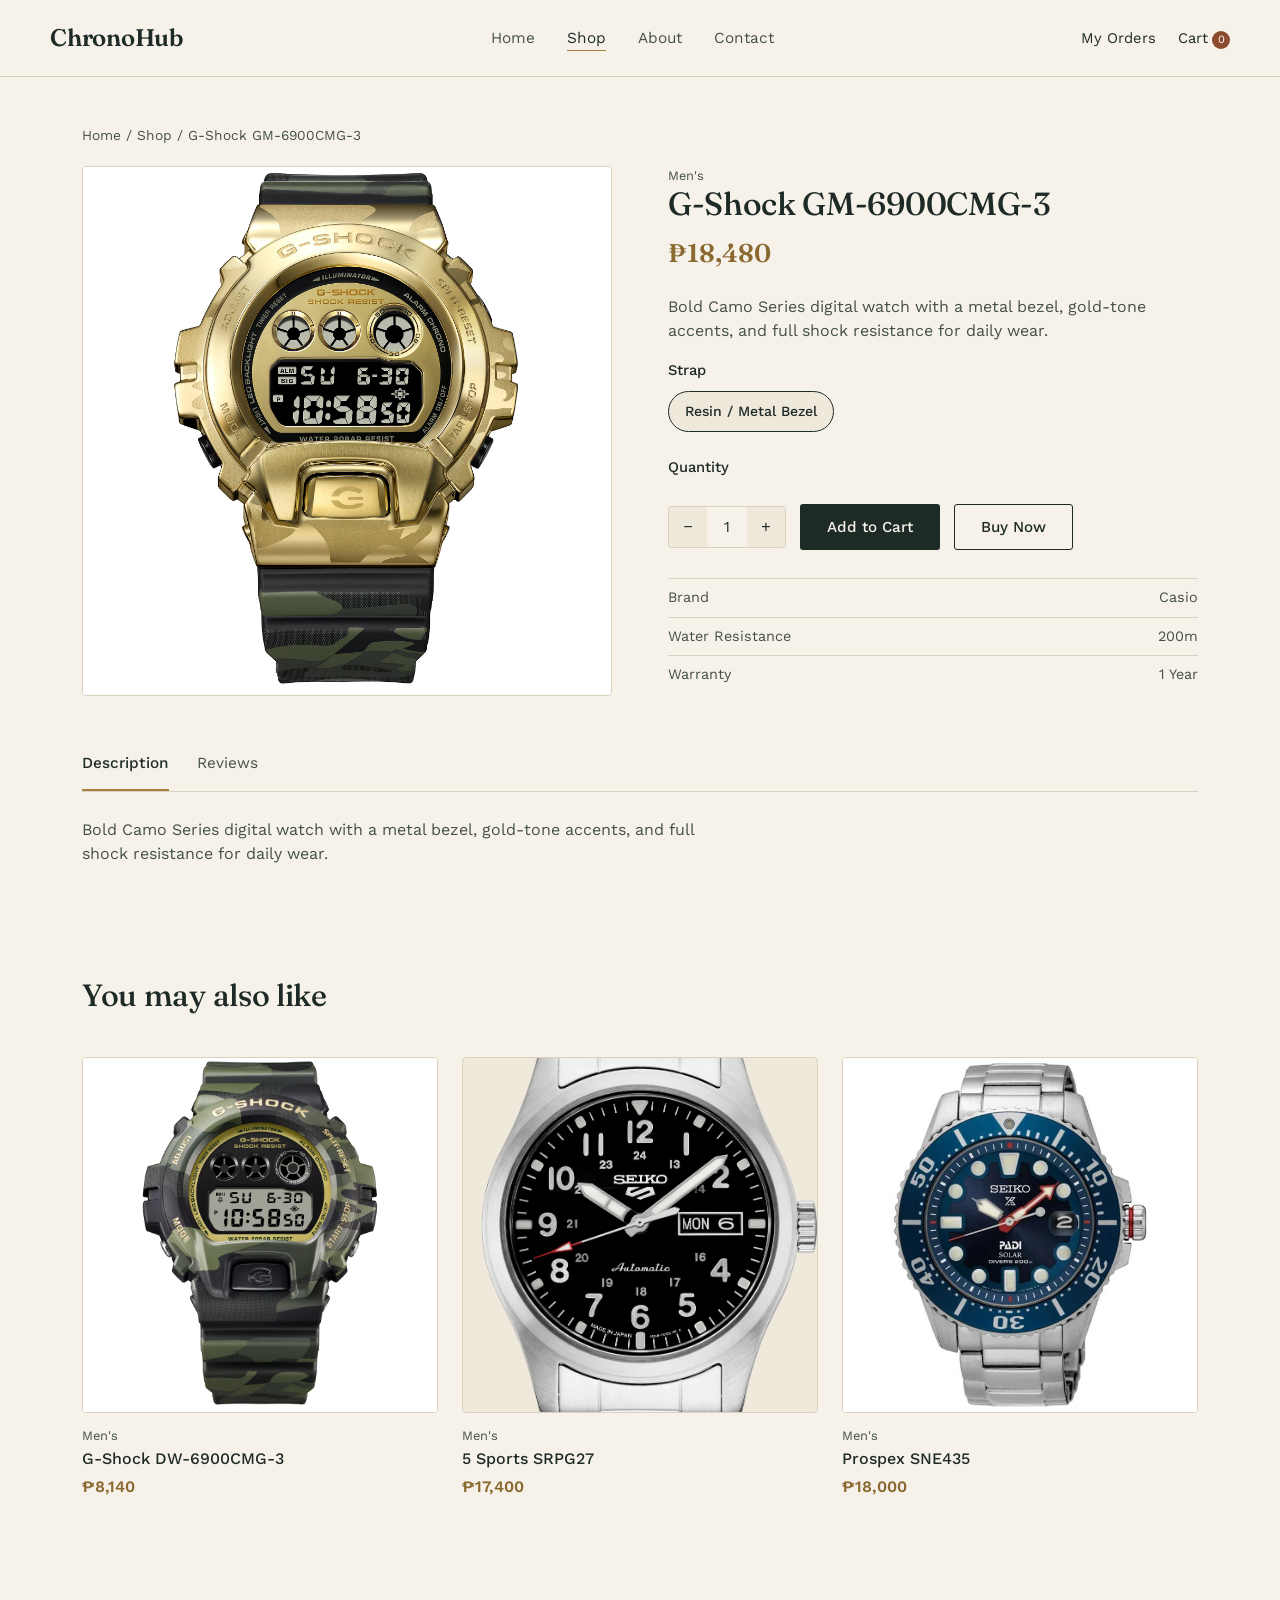
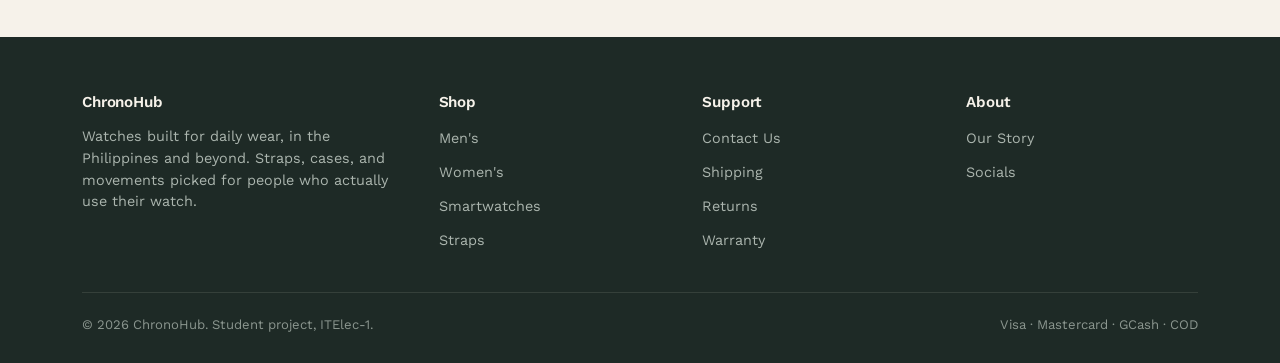
<file: product.html>
<!DOCTYPE html>
<html lang="en">
<head>
<meta charset="UTF-8">
<meta name="viewport" content="width=device-width, initial-scale=1.0">
<title>Product – ChronoHub</title>
<link rel="preconnect" href="https://fonts.googleapis.com">
<link rel="preconnect" href="https://fonts.gstatic.com" crossorigin>
<link rel="stylesheet" href="css/main.css">
</head>
<body>
<header class="site-header">
  <div class="wrap nav-row">
    <a href="index.html" class="logo">ChronoHub</a>
    <ul class="nav-links">
      <li><a href="index.html">Home</a></li>
      <li><a class="active" href="shop.html">Shop</a></li>
      <li><a href="about.html">About</a></li>
      <li><a href="contact.html">Contact</a></li>
    </ul>
    <div class="nav-icons">
      <a href="orders.html">My Orders</a>
      <a href="cart.html">Cart<span class="cart-count">0</span></a>
      <button class="hamburger" id="navToggle" aria-label="Menu" aria-expanded="false"><span></span><span></span><span></span></button>
    </div>
  </div>
</header>
<section class="section-tight">
  <div class="wrap">
    <div class="breadcrumb"><a href="index.html">Home</a> / <a href="shop.html">Shop</a> / <span id="pd-breadcrumb-name"></span></div>

    <div class="pd-layout">
      <div>
        <div class="pd-gallery-main">
          <img id="pd-main-image" src="" alt="" style="width:100%;height:100%;object-fit:cover;">
        </div>
      </div>

      <div>
        <div class="product-cat" id="pd-category"></div>
        <h1 id="pd-name" style="font-size:2rem;"></h1>
        <div class="pd-price-row">
          <span class="pd-price" id="pd-price"></span>
        </div>
        <p id="pd-description"></p>

        <div class="pd-option-label">Strap</div>
        <div class="pill-row">
          <span class="pill selected" id="pd-strap"></span>
        </div>

        <div class="pd-option-label">Quantity</div>
        <div class="pd-actions">
          <div class="qty-stepper">
            <button type="button" id="pd-qty-minus">−</button>
            <span id="pd-qty">1</span>
            <button type="button" id="pd-qty-plus">+</button>
          </div>
          <button type="button" id="pd-add-cart" class="btn btn-primary">Add to Cart</button>
          <button type="button" id="pd-buy-now" class="btn btn-outline">Buy Now</button>
        </div>

        <ul class="pd-meta-list">
          <li><span>Brand</span><span id="pd-brand"></span></li>
          <li><span>Water Resistance</span><span id="pd-water"></span></li>
          <li><span>Warranty</span><span>1 Year</span></li>
        </ul>
      </div>
    </div>

    <div class="tabs" role="tablist" aria-label="Product information">
      <button type="button" class="active" id="pd-description-tab-button" role="tab" aria-selected="true" aria-controls="pd-description-panel">Description</button>
      <button type="button" id="pd-reviews-tab-button" role="tab" aria-selected="false" aria-controls="pd-reviews-panel">Reviews</button>
    </div>
    <div id="pd-description-panel" role="tabpanel" aria-labelledby="pd-description-tab-button">
      <p id="pd-description-tab"></p>
    </div>
    <div id="pd-reviews-panel" role="tabpanel" aria-labelledby="pd-reviews-tab-button" hidden>
      <div id="pd-reviews-list" aria-live="polite"></div>
      <div class="form-block">
        <h3>Leave a review</h3>
        <form id="pd-review-form">
          <div class="field-row">
            <div class="field">
              <label for="pd-review-name">Name</label>
              <input type="text" id="pd-review-name" maxlength="60" autocomplete="name" required>
            </div>
            <div class="field">
              <label for="pd-review-rating">Rating</label>
              <select id="pd-review-rating" required>
                <option value="5">5 – Excellent</option>
                <option value="4">4 – Good</option>
                <option value="3">3 – Average</option>
                <option value="2">2 – Below average</option>
                <option value="1">1 – Poor</option>
              </select>
            </div>
          </div>
          <div class="field-row">
            <div class="field full">
              <label for="pd-review-comment">Your review</label>
              <textarea id="pd-review-comment" rows="4" maxlength="1000" required></textarea>
            </div>
          </div>
          <button type="submit" class="btn btn-primary">Submit review</button>
        </form>
        <p class="review-storage-note">Reviews are saved in this browser for this demo.</p>
      </div>
    </div>
  </div>
</section>

<section class="section-tight">
  <div class="wrap">
    <div class="section-head">
      <h2>You may also like</h2>
    </div>
    <div id="related-grid" class="product-grid"></div>
  </div>
</section>
<footer class="site-footer">
  <div class="wrap">
    <div class="footer-grid">
      <div>
        <h3>ChronoHub</h3>
        <p>Watches built for daily wear, in the Philippines and beyond. Straps, cases, and movements picked for people who actually use their watch.</p>
      </div>
      <div>
        <h3>Shop</h3>
        <ul class="footer-links">
          <li><a href="shop.html?category=Men's">Men's</a></li>
          <li><a href="shop.html?category=Women's">Women's</a></li>
          <li><a href="shop.html?category=Smartwatch">Smartwatches</a></li>
          <li><a href="shop.html?category=Accessory">Straps</a></li>
        </ul>
      </div>
      <div>
        <h3>Support</h3>
        <ul class="footer-links">
          <li><a href="contact.html">Contact Us</a></li>
          <li><a href="#">Shipping</a></li>
          <li><a href="#">Returns</a></li>
          <li><a href="#">Warranty</a></li>
        </ul>
      </div>
      <div>
        <h3>About</h3>
        <ul class="footer-links">
          <li><a href="about.html">Our Story</a></li>
          <li><a href="#">Socials</a></li>
        </ul>
      </div>
    </div>
    <div class="footer-bottom">
      <span>© 2026 ChronoHub. Student project, ITElec-1.</span>
      <span>Visa · Mastercard · GCash · COD</span>
    </div>
  </div>
</footer>
<script src="js/products.js"></script>
<script src="js/cart.js"></script>
<script src="js/orders.js"></script>
<script src="js/render.js"></script>
<script src="js/main.js"></script>
</body>
</html>
</file>
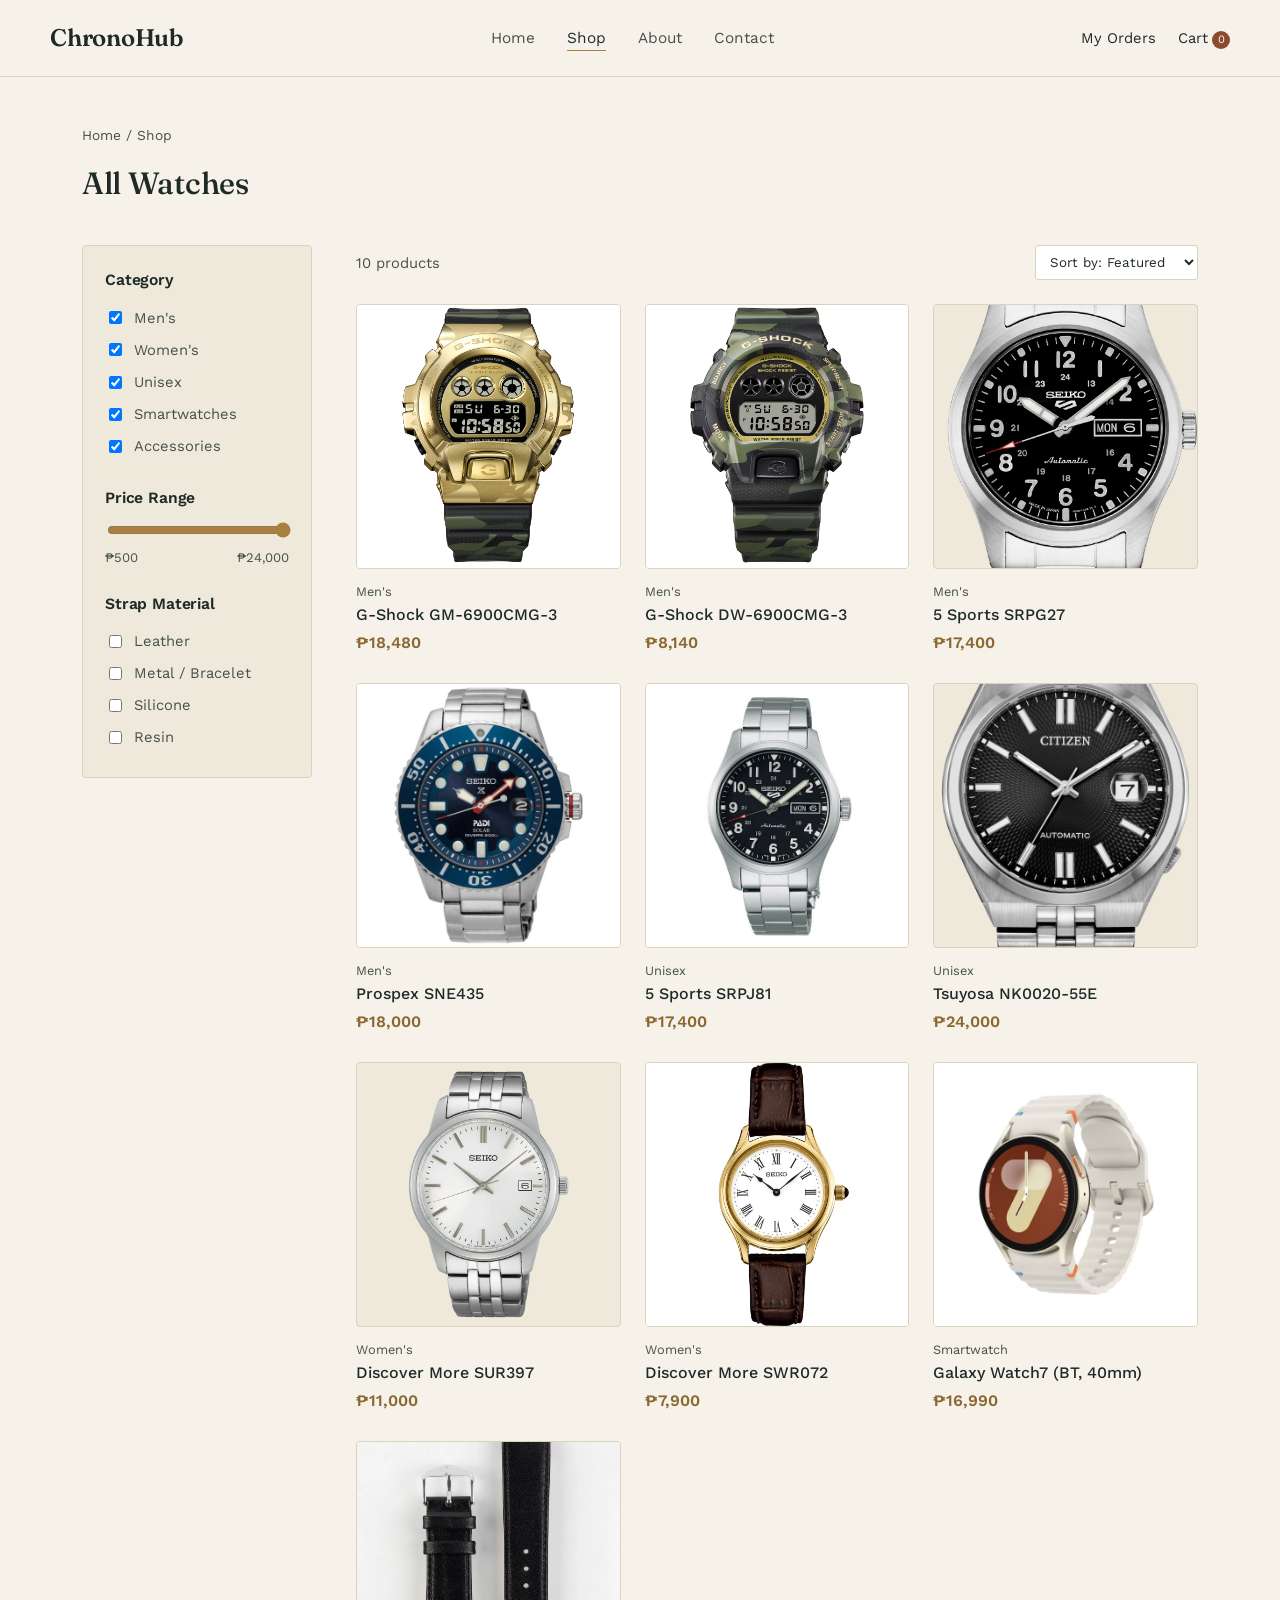
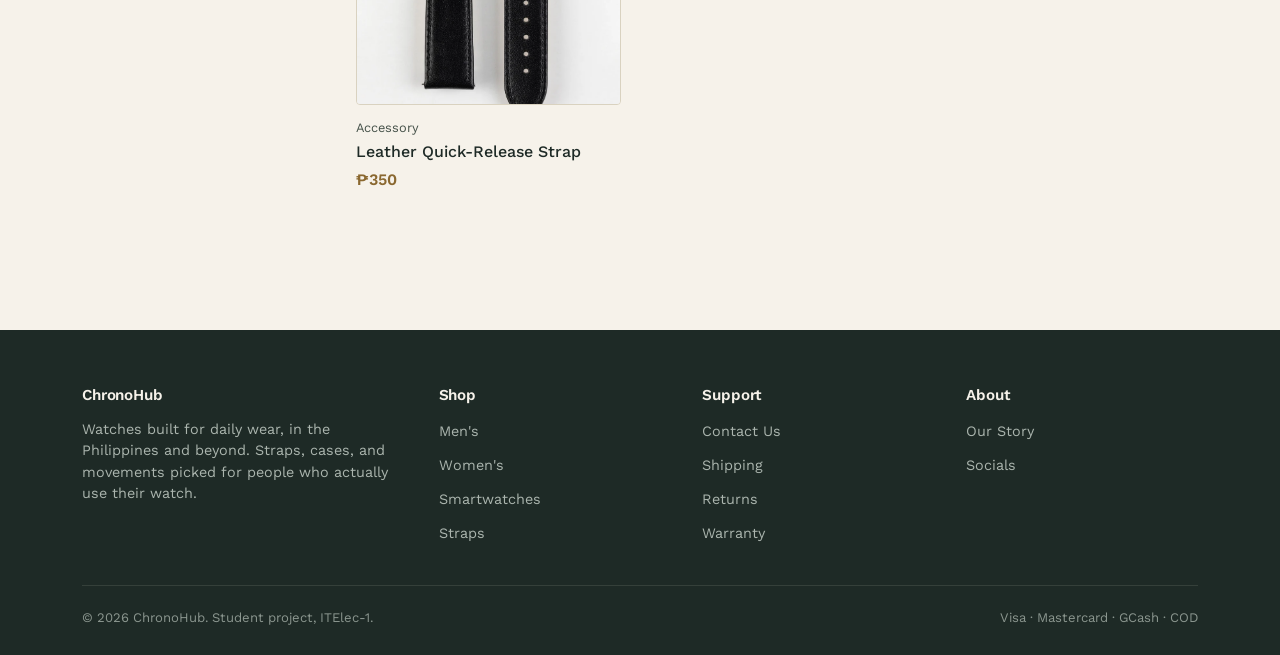
<file: shop.html>
<!DOCTYPE html>
<html lang="en">
<head>
<meta charset="UTF-8">
<meta name="viewport" content="width=device-width, initial-scale=1.0">
<title>Shop – ChronoHub</title>
<link rel="preconnect" href="https://fonts.googleapis.com">
<link rel="preconnect" href="https://fonts.gstatic.com" crossorigin>
<link rel="stylesheet" href="css/main.css">
</head>
<body>
<header class="site-header">
  <div class="wrap nav-row">
    <a href="index.html" class="logo">ChronoHub</a>
    <ul class="nav-links">
      <li><a href="index.html">Home</a></li>
      <li><a class="active" href="shop.html">Shop</a></li>
      <li><a href="about.html">About</a></li>
      <li><a href="contact.html">Contact</a></li>
    </ul>
    <div class="nav-icons">
      <a href="orders.html">My Orders</a>
      <a href="cart.html">Cart<span class="cart-count">0</span></a>
      <button class="hamburger" id="navToggle" aria-label="Menu" aria-expanded="false"><span></span><span></span><span></span></button>
    </div>
  </div>
</header>
<section class="section-tight">
  <div class="wrap">
    <div class="breadcrumb"><a href="index.html">Home</a> / Shop</div>
    <div class="section-head">
      <h2>All Watches</h2>
    </div>

    <div class="shop-layout">
      <aside class="filter-panel">
        <div class="filter-group">
          <h3>Category</h3>
          <label class="filter-option"><input type="checkbox" class="cat-filter" value="Men's" checked> Men's</label>
          <label class="filter-option"><input type="checkbox" class="cat-filter" value="Women's" checked> Women's</label>
          <label class="filter-option"><input type="checkbox" class="cat-filter" value="Unisex" checked> Unisex</label>
          <label class="filter-option"><input type="checkbox" class="cat-filter" value="Smartwatch" checked> Smartwatches</label>
          <label class="filter-option"><input type="checkbox" class="cat-filter" value="Accessory" checked> Accessories</label>
        </div>
        <div class="filter-group">
          <h3>Price Range</h3>
          <div class="price-range">
            <input type="range" id="price-slider" min="500" max="24000" value="24000">
            <div class="price-range-labels">
              <span>₱500</span>
              <span id="price-slider-value">₱24,000</span>
            </div>
          </div>
        </div>
        <div class="filter-group">
          <h3>Strap Material</h3>
          <label class="filter-option"><input type="checkbox" class="strap-filter" value="Leather"> Leather</label>
          <label class="filter-option"><input type="checkbox" class="strap-filter" value="Metal"> Metal / Bracelet</label>
          <label class="filter-option"><input type="checkbox" class="strap-filter" value="Silicone"> Silicone</label>
          <label class="filter-option"><input type="checkbox" class="strap-filter" value="Resin"> Resin</label>
        </div>
      </aside>

      <div>
        <div class="sort-bar">
          <span id="product-count"></span>
          <select id="sort-select">
            <option value="featured">Sort by: Featured</option>
            <option value="price-asc">Price: Low to High</option>
            <option value="price-desc">Price: High to Low</option>
            <option value="newest">Newest</option>
          </select>
        </div>

        <div id="shop-grid" class="product-grid"></div>
        <p id="shop-empty" style="display:none;color:var(--ink-soft);padding:40px 0;text-align:center;">No watches match those filters. Try widening your price range or checking more categories.</p>
      </div>
    </div>
  </div>
</section>
<footer class="site-footer">
  <div class="wrap">
    <div class="footer-grid">
      <div>
        <h3>ChronoHub</h3>
        <p>Watches built for daily wear, in the Philippines and beyond. Straps, cases, and movements picked for people who actually use their watch.</p>
      </div>
      <div>
        <h3>Shop</h3>
        <ul class="footer-links">
          <li><a href="shop.html?category=Men's">Men's</a></li>
          <li><a href="shop.html?category=Women's">Women's</a></li>
          <li><a href="shop.html?category=Smartwatch">Smartwatches</a></li>
          <li><a href="shop.html?category=Accessory">Straps</a></li>
        </ul>
      </div>
      <div>
        <h3>Support</h3>
        <ul class="footer-links">
          <li><a href="contact.html">Contact Us</a></li>
          <li><a href="#">Shipping</a></li>
          <li><a href="#">Returns</a></li>
          <li><a href="#">Warranty</a></li>
        </ul>
      </div>
      <div>
        <h3>About</h3>
        <ul class="footer-links">
          <li><a href="about.html">Our Story</a></li>
          <li><a href="#">Socials</a></li>
        </ul>
      </div>
    </div>
    <div class="footer-bottom">
      <span>© 2026 ChronoHub. Student project, ITElec-1.</span>
      <span>Visa · Mastercard · GCash · COD</span>
    </div>
  </div>
</footer>
<script src="js/products.js"></script>
<script src="js/cart.js"></script>
<script src="js/orders.js"></script>
<script src="js/render.js"></script>
<script src="js/main.js"></script>
</body>
</html>
</file>
<file: css/main.css>
/* ==========================================================================
   ChronoHub — Design System
   Fonts: Fraunces (display/serif) + Work Sans (body/UI)
   ========================================================================== */

@import url('https://fonts.googleapis.com/css2?family=Fraunces:opsz,wght@9..144,400;9..144,500;9..144,600&family=Work+Sans:wght@400;500;600&display=swap');

:root {
  --paper: #F6F2EA;
  --paper-dim: #EFE9DC;
  --stone: #D9D2C0;
  --ink: #1E2A26;
  --ink-soft: #445048;
  --brass: #A9803D;
  --brass-dark: #8A6830;
  --rust: #8C4A2F;
  --sage: #7C8A73;
  --white: #FFFFFF;

  --serif: 'Fraunces', Georgia, serif;
  --sans: 'Work Sans', -apple-system, Segoe UI, sans-serif;

  --max-w: 1180px;
}

* { box-sizing: border-box; }

html { scroll-behavior: smooth; }

body {
  margin: 0;
  font-family: var(--sans);
  color: var(--ink);
  background: var(--paper);
  -webkit-font-smoothing: antialiased;
  line-height: 1.5;
}

img, svg { max-width: 100%; display: block; }

a { color: inherit; text-decoration: none; }

.wrap {
  max-width: var(--max-w);
  margin: 0 auto;
  padding: 0 32px;
}

/* ---------- Typography ---------- */

h1, h2, h3, .display {
  font-family: var(--serif);
  font-weight: 500;
  color: var(--ink);
  margin: 0 0 0.4em;
  letter-spacing: -0.01em;
}

h1 { font-size: clamp(2.4rem, 4vw, 3.6rem); line-height: 1.05; }
h2 { font-size: clamp(1.7rem, 2.4vw, 2.3rem); line-height: 1.15; }
h3 { font-size: 1.3rem; line-height: 1.25; }

h1:empty, h2:empty, h3:empty {
  border: 1px dashed var(--stone);
  border-radius: 3px;
  min-height: 1.2em;
  display: block;
}

p { margin: 0 0 1em; max-width: 62ch; color: var(--ink-soft); }

.eyebrow-free-label {
  font-size: 0.95rem;
  color: var(--ink-soft);
}

/* ---------- Buttons ---------- */

.btn {
  display: inline-flex;
  align-items: center;
  gap: 8px;
  font-family: var(--sans);
  font-weight: 500;
  font-size: 0.95rem;
  padding: 13px 26px;
  border-radius: 3px;
  border: 1px solid transparent;
  cursor: pointer;
  transition: background 0.15s ease, color 0.15s ease, border-color 0.15s ease;
}

.btn-primary {
  background: var(--ink);
  color: var(--paper);
}
.btn-primary:hover { background: var(--brass-dark); }

.btn-outline {
  background: transparent;
  border-color: var(--ink);
  color: var(--ink);
}
.btn-outline:hover { background: var(--ink); color: var(--paper); }

.btn-text {
  padding: 0;
  border-radius: 0;
  color: var(--brass-dark);
  border-bottom: 1px solid var(--brass-dark);
  font-weight: 500;
}
.btn-text:hover { color: var(--rust); border-color: var(--rust); }

.btn-block { width: 100%; justify-content: center; }

.btn:disabled,
.btn:disabled:hover {
  opacity: 0.4;
  cursor: not-allowed;
  background: var(--ink);
  color: var(--paper);
}
.btn-outline:disabled,
.btn-outline:disabled:hover {
  background: transparent;
  color: var(--ink);
}

/* ---------- Header / Nav ---------- */

.site-header {
  border-bottom: 1px solid var(--stone);
  background: var(--paper);
  position: sticky;
  top: 0;
  z-index: 50;
}

.nav-row {
  display: flex;
  align-items: center;
  justify-content: space-between;
  padding: 20px 0;
}

.logo {
  font-family: var(--serif);
  font-size: 1.5rem;
  font-weight: 600;
  letter-spacing: -0.01em;
}

.nav-links {
  display: flex;
  gap: 32px;
  list-style: none;
  margin: 0;
  padding: 0;
}

.nav-links a {
  font-size: 0.96rem;
  color: var(--ink-soft);
  padding-bottom: 3px;
  border-bottom: 1px solid transparent;
}
.nav-links a:hover, .nav-links a.active {
  color: var(--ink);
  border-color: var(--brass);
}

.nav-icons {
  display: flex;
  align-items: center;
  gap: 22px;
  font-size: 0.92rem;
}

.hamburger {
  display: none;
  flex-direction: column;
  gap: 5px;
  background: none;
  border: none;
  cursor: pointer;
  padding: 6px;
}
.hamburger span {
  width: 22px;
  height: 2px;
  background: var(--ink);
  display: block;
}

.cart-count {
  display: inline-flex;
  align-items: center;
  justify-content: center;
  width: 18px;
  height: 18px;
  border-radius: 50%;
  background: var(--rust);
  color: var(--white);
  font-size: 0.7rem;
  margin-left: 4px;
}

/* ---------- Hero ---------- */

.hero {
  background: var(--ink);
  color: var(--paper);
  overflow: hidden;
}

.hero-grid {
  display: grid;
  grid-template-columns: 1.1fr 1fr;
  align-items: center;
  gap: 40px;
  min-height: 520px;
}

.hero-copy h1 { color: var(--paper); }
.hero-copy p { color: #C9D0CB; font-size: 1.08rem; }

.hero-tag {
  color: var(--brass);
  font-family: var(--sans);
  font-size: 0.98rem;
  margin-bottom: 14px;
  display: block;
}

.hero-art {
  display: flex;
  align-items: center;
  justify-content: center;
  height: 100%;
  padding: 40px 0;
}

/* ---------- Sections ---------- */

section { padding: 72px 0; }
.section-tight { padding: 48px 0; }

.section-head {
  display: flex;
  align-items: flex-end;
  justify-content: space-between;
  margin-bottom: 32px;
  gap: 24px;
  flex-wrap: wrap;
}

/* ---------- Category tiles ---------- */

.cat-grid {
  display: grid;
  grid-template-columns: repeat(4, 1fr);
  gap: 18px;
}

.cat-tile {
  background: var(--paper-dim);
  border: 1px solid var(--stone);
  border-radius: 4px;
  padding: 26px 20px;
  text-align: left;
  transition: border-color 0.15s ease, transform 0.15s ease;
}
.cat-tile:hover { border-color: var(--brass); transform: translateY(-2px); }
.cat-tile .cat-icon { width: 34px; height: 34px; margin-bottom: 14px; }
.cat-tile h3 { margin-bottom: 4px; font-size: 1.05rem; }
.cat-tile span { color: var(--ink-soft); font-size: 0.88rem; }

/* ---------- Product grid & card ---------- */

.product-grid {
  display: grid;
  grid-template-columns: repeat(3, 1fr);
  gap: 28px 24px;
}

.product-card { display: block; }

.product-thumb {
  background: var(--paper-dim);
  border: 1px solid var(--stone);
  border-radius: 4px;
  aspect-ratio: 1 / 1;
  display: flex;
  align-items: center;
  justify-content: center;
  padding: 0;
  position: relative;
  overflow: hidden;
}

.product-thumb img {
  width: 100%;
  height: 100%;
  object-fit: cover;
  display: block;
}

.tag-sale {
  position: absolute;
  top: 12px;
  left: 12px;
  background: var(--rust);
  color: var(--white);
  font-size: 0.72rem;
  padding: 4px 9px;
  border-radius: 2px;
}

.tag-oos {
  position: absolute;
  top: 12px;
  left: 12px;
  background: var(--ink-soft);
  color: var(--white);
  font-size: 0.72rem;
  padding: 4px 9px;
  border-radius: 2px;
}

.product-card.is-oos .product-thumb img { opacity: 0.5; }

.field.invalid input {
  border-color: var(--rust);
}
.field-error {
  color: var(--rust);
  font-size: 0.78rem;
  margin-top: 4px;
  display: none;
}
.field.invalid .field-error { display: block; }

.discount-row { color: var(--rust) !important; }

.promo-msg {
  font-size: 0.82rem;
  margin-top: 8px;
  display: none;
}
.promo-msg.show { display: block; }
.promo-msg.ok { color: var(--sage); }
.promo-msg.error { color: var(--rust); }

.product-info { padding-top: 13px; }
.product-cat { font-size: 0.8rem; color: var(--ink-soft); margin-bottom: 2px; }
.product-name { font-size: 1rem; font-weight: 500; margin-bottom: 4px; min-height: 1.3em; }
.product-price { color: var(--brass-dark); font-weight: 600; min-height: 1.2em; }
.product-price .was { color: var(--ink-soft); font-weight: 400; text-decoration: line-through; margin-right: 6px; font-size: 0.9em; }

.product-name:empty,
.product-price:empty {
  border: 1px dashed var(--stone);
  border-radius: 3px;
}

/* ---------- Filters (Shop page) ---------- */

.shop-layout {
  display: grid;
  grid-template-columns: 230px 1fr;
  gap: 44px;
  align-items: start;
}

.filter-panel {
  background: var(--paper-dim);
  border: 1px solid var(--stone);
  border-radius: 4px;
  padding: 24px 22px;
}

.filter-group { margin-bottom: 26px; }
.filter-group:last-child { margin-bottom: 0; }
.filter-group h3 { font-size: 0.98rem; margin-bottom: 12px; font-family: var(--sans); font-weight: 600; }

.filter-option {
  display: flex;
  align-items: center;
  gap: 9px;
  font-size: 0.92rem;
  color: var(--ink-soft);
  padding: 5px 0;
}

.price-range {
  display: flex;
  flex-direction: column;
  gap: 8px;
  font-size: 0.82rem;
  color: var(--ink-soft);
}
.price-range input[type="range"] { width: 100%; accent-color: var(--brass); }
.price-range-labels { display: flex; justify-content: space-between; }

.sort-bar {
  display: flex;
  justify-content: space-between;
  align-items: center;
  margin-bottom: 24px;
  font-size: 0.92rem;
  color: var(--ink-soft);
}
.sort-bar select {
  font-family: var(--sans);
  border: 1px solid var(--stone);
  background: var(--white);
  padding: 8px 10px;
  border-radius: 3px;
  color: var(--ink);
}

.pagination {
  display: flex;
  gap: 8px;
  justify-content: center;
  margin-top: 40px;
  font-size: 0.92rem;
}
.pagination a, .pagination span {
  width: 32px;
  height: 32px;
  display: flex;
  align-items: center;
  justify-content: center;
  border-radius: 3px;
  border: 1px solid transparent;
}
.pagination a.current { border-color: var(--ink); font-weight: 600; }
.pagination a:hover { border-color: var(--stone); }

/* ---------- Product Detail ---------- */

.pd-layout {
  display: grid;
  grid-template-columns: 1fr 1fr;
  gap: 56px;
  align-items: start;
}

.pd-gallery-main {
  background: var(--paper-dim);
  border: 1px solid var(--stone);
  border-radius: 4px;
  aspect-ratio: 1 / 1;
  display: flex;
  align-items: center;
  justify-content: center;
  overflow: hidden;
}

.pd-price-row { display: flex; align-items: baseline; gap: 12px; margin: 14px 0 22px; }
.pd-price { font-size: 1.6rem; color: var(--brass-dark); font-weight: 600; font-family: var(--serif); min-height: 1.2em; }
.pd-price:empty { border: 1px dashed var(--stone); border-radius: 3px; display: block; min-width: 120px; }

.pd-option-label { font-size: 0.92rem; font-weight: 500; margin-bottom: 10px; }

.pill-row { display: flex; gap: 10px; margin-bottom: 24px; flex-wrap: wrap; }
.pill {
  padding: 9px 16px;
  border: 1px solid var(--stone);
  border-radius: 999px;
  font-size: 0.88rem;
  color: var(--ink-soft);
  cursor: pointer;
}
.pill.selected { border-color: var(--ink); color: var(--ink); background: var(--paper-dim); font-weight: 500; }

.qty-stepper {
  display: inline-flex;
  align-items: center;
  border: 1px solid var(--stone);
  border-radius: 3px;
  overflow: hidden;
}
.qty-stepper button {
  width: 38px; height: 40px;
  background: var(--paper-dim);
  border: none;
  font-size: 1rem;
  cursor: pointer;
  color: var(--ink);
}
.qty-stepper span {
  width: 40px;
  text-align: center;
  font-size: 0.95rem;
}

.pd-actions { display: flex; gap: 14px; margin-top: 26px; align-items: center; }

.pd-meta-list { list-style: none; padding: 0; margin: 28px 0 0; font-size: 0.9rem; color: var(--ink-soft); }
.pd-meta-list li { padding: 8px 0; border-top: 1px solid var(--stone); display: flex; justify-content: space-between; }

.tabs { display: flex; gap: 28px; border-bottom: 1px solid var(--stone); margin: 56px 0 26px; }
.tabs button { padding: 0 0 14px; font: inherit; font-size: 0.96rem; color: var(--ink-soft); background: transparent; border: 0; border-bottom: 2px solid transparent; cursor: pointer; }
.tabs button.active { color: var(--ink); border-color: var(--brass); font-weight: 500; }
.tabs button:focus-visible { outline: 2px solid var(--brass); outline-offset: 3px; }
.review-card { padding: 18px 0; border-bottom: 1px solid var(--stone); }
.review-card:first-child { padding-top: 0; }
.review-card h3 { display: inline; font-family: var(--sans); font-size: 1rem; font-weight: 600; }
.review-rating { color: var(--brass-dark); margin-right: 10px; letter-spacing: 0.06em; }
.review-date { color: var(--ink-soft); font-size: 0.86rem; margin-left: 10px; }
.review-comment { margin: 8px 0 0; white-space: pre-wrap; }
.review-storage-note { margin-top: 14px; font-size: 0.88rem; }

/* ---------- Cart ---------- */

.cart-layout { display: grid; grid-template-columns: 1fr 360px; gap: 48px; align-items: start; }

.cart-line {
  display: grid;
  grid-template-columns: 84px 1fr auto auto;
  gap: 20px;
  align-items: center;
  padding: 22px 0;
  border-bottom: 1px solid var(--stone);
}

.cart-thumb {
  width: 84px; height: 84px;
  background: var(--paper-dim);
  border: 1px solid var(--stone);
  border-radius: 3px;
  display: flex; align-items: center; justify-content: center;
  padding: 12px;
}

.cart-line-name { font-weight: 500; margin-bottom: 3px; }
.cart-line-meta { font-size: 0.85rem; color: var(--ink-soft); }
.cart-line-remove { font-size: 0.82rem; color: var(--rust); margin-top: 6px; display: inline-block; cursor: pointer; }

.summary-card {
  background: var(--paper-dim);
  border: 1px solid var(--stone);
  border-radius: 4px;
  padding: 28px 26px;
  position: sticky;
  top: 100px;
}
.summary-row { display: flex; justify-content: space-between; font-size: 0.94rem; padding: 9px 0; color: var(--ink-soft); }
.summary-row.total { border-top: 1px solid var(--stone); margin-top: 8px; padding-top: 16px; font-size: 1.05rem; color: var(--ink); font-weight: 600; }

.promo-row { display: flex; gap: 8px; margin: 18px 0; }
.promo-row input {
  flex: 1;
  padding: 10px 12px;
  border: 1px solid var(--stone);
  border-radius: 3px;
  font-family: var(--sans);
}

/* ---------- Checkout ---------- */

.steps-row {
  display: flex;
  gap: 0;
  margin-bottom: 48px;
  border-bottom: 1px solid var(--stone);
}
.step {
  display: flex;
  align-items: center;
  gap: 10px;
  padding: 0 28px 16px 0;
  margin-right: 28px;
  border-bottom: 2px solid transparent;
  color: var(--ink-soft);
  font-size: 0.94rem;
}
.step .num {
  width: 24px; height: 24px;
  border-radius: 50%;
  border: 1px solid var(--ink-soft);
  display: flex; align-items: center; justify-content: center;
  font-size: 0.8rem;
}
.step.active { color: var(--ink); border-color: var(--brass); font-weight: 500; }
.step.active .num { background: var(--ink); border-color: var(--ink); color: var(--paper); }
.step.done .num { background: var(--brass); border-color: var(--brass); color: var(--white); }

.checkout-layout { display: grid; grid-template-columns: 1fr 360px; gap: 48px; align-items: start; }

.form-block { margin-bottom: 36px; }
.form-block h3 { margin-bottom: 18px; }

.field-row { display: grid; grid-template-columns: 1fr 1fr; gap: 16px; margin-bottom: 16px; }
.field { display: flex; flex-direction: column; gap: 6px; }
.field.full { grid-column: 1 / -1; }
.field label { font-size: 0.85rem; color: var(--ink-soft); }
.field input, .field select, .field textarea {
  font-family: var(--sans);
  padding: 11px 12px;
  border: 1px solid var(--stone);
  border-radius: 3px;
  font-size: 0.95rem;
  background: var(--white);
  color: var(--ink);
}
.field textarea { resize: vertical; min-height: 44px; }

.pay-method { display: flex; gap: 12px; margin-bottom: 20px; }
.pay-method label {
  flex: 1;
  border: 1px solid var(--stone);
  border-radius: 3px;
  padding: 14px;
  text-align: center;
  font-size: 0.9rem;
  cursor: pointer;
  color: var(--ink-soft);
}
.pay-method input { margin-right: 6px; accent-color: var(--brass); }

.mini-line { display: flex; justify-content: space-between; font-size: 0.88rem; color: var(--ink-soft); padding: 6px 0; }

/* ---------- Footer ---------- */

.site-footer {
  background: var(--ink);
  color: #C9D0CB;
  padding: 56px 0 28px;
  margin-top: 90px;
}
.footer-grid {
  display: grid;
  grid-template-columns: 1.4fr 1fr 1fr 1fr;
  gap: 32px;
  margin-bottom: 40px;
}
.footer-grid h3 { color: var(--paper); font-size: 0.95rem; font-family: var(--sans); font-weight: 600; margin-bottom: 14px; }
.footer-grid a, .footer-grid p { color: #ABB5AE; font-size: 0.9rem; }
.footer-links { list-style: none; padding: 0; margin: 0; display: flex; flex-direction: column; gap: 10px; }
.footer-bottom {
  border-top: 1px solid #35403A;
  padding-top: 22px;
  display: flex;
  justify-content: space-between;
  font-size: 0.82rem;
  color: #8B968F;
  flex-wrap: wrap;
  gap: 10px;
}

/* ---------- My Orders ---------- */

.order-card {
  border: 1px solid var(--stone);
  border-radius: 4px;
  margin-bottom: 18px;
  overflow: hidden;
}
.order-card-head {
  display: flex;
  justify-content: space-between;
  align-items: center;
  background: var(--paper-dim);
  padding: 14px 20px;
  border-bottom: 1px solid var(--stone);
}
.order-card-date { font-size: 0.85rem; color: var(--ink-soft); margin-top: 2px; }
.order-card-body { padding: 6px 20px; }
.order-card-notes {
  font-size: 0.85rem;
  color: var(--ink-soft);
  padding: 10px 0 4px;
  border-top: 1px solid var(--stone);
  margin-top: 6px;
}
.order-card-foot {
  display: flex;
  justify-content: space-between;
  padding: 12px 20px;
  border-top: 1px solid var(--stone);
  font-size: 0.88rem;
  color: var(--ink-soft);
}

/* ---------- Toast ---------- */

.toast {
  position: fixed;
  left: 50%;
  bottom: 28px;
  transform: translate(-50%, 12px);
  background: var(--ink);
  color: var(--paper);
  padding: 12px 22px;
  border-radius: 4px;
  font-size: 0.92rem;
  font-weight: 500;
  opacity: 0;
  pointer-events: none;
  transition: opacity 0.2s ease, transform 0.2s ease;
  z-index: 200;
}
.toast.show {
  opacity: 1;
  transform: translate(-50%, 0);
}

/* ---------- Misc ---------- */

.breadcrumb { font-size: 0.86rem; color: var(--ink-soft); margin-bottom: 20px; }
.breadcrumb a:hover { color: var(--brass-dark); }

.empty-note {
  text-align: center;
  padding: 80px 0;
  color: var(--ink-soft);
}

/* ---------- Responsive ---------- */

@media (max-width: 900px) {
  .hero-grid { grid-template-columns: 1fr; min-height: auto; padding: 48px 0; }
  .cat-grid { grid-template-columns: repeat(2, 1fr); }
  .product-grid { grid-template-columns: repeat(2, 1fr); }
  .shop-layout, .pd-layout, .cart-layout, .checkout-layout { grid-template-columns: 1fr; }
  .footer-grid { grid-template-columns: repeat(2, 1fr); }

  .hamburger { display: flex; }
  .nav-links {
    display: none;
    position: absolute;
    top: 100%;
    left: 0;
    right: 0;
    background: var(--paper);
    border-bottom: 1px solid var(--stone);
    flex-direction: column;
    gap: 0;
    padding: 8px 0;
  }
  .nav-links.open { display: flex; }
  .nav-links li { width: 100%; }
  .nav-links a { display: block; padding: 14px 32px; border-bottom: none; }
  .nav-links a:hover, .nav-links a.active { background: var(--paper-dim); }
  .nav-row { position: relative; flex-wrap: wrap; }
}

@media (max-width: 480px) {
  .product-grid { grid-template-columns: 1fr; }
  .cat-grid { grid-template-columns: 1fr; }
}
</file>
